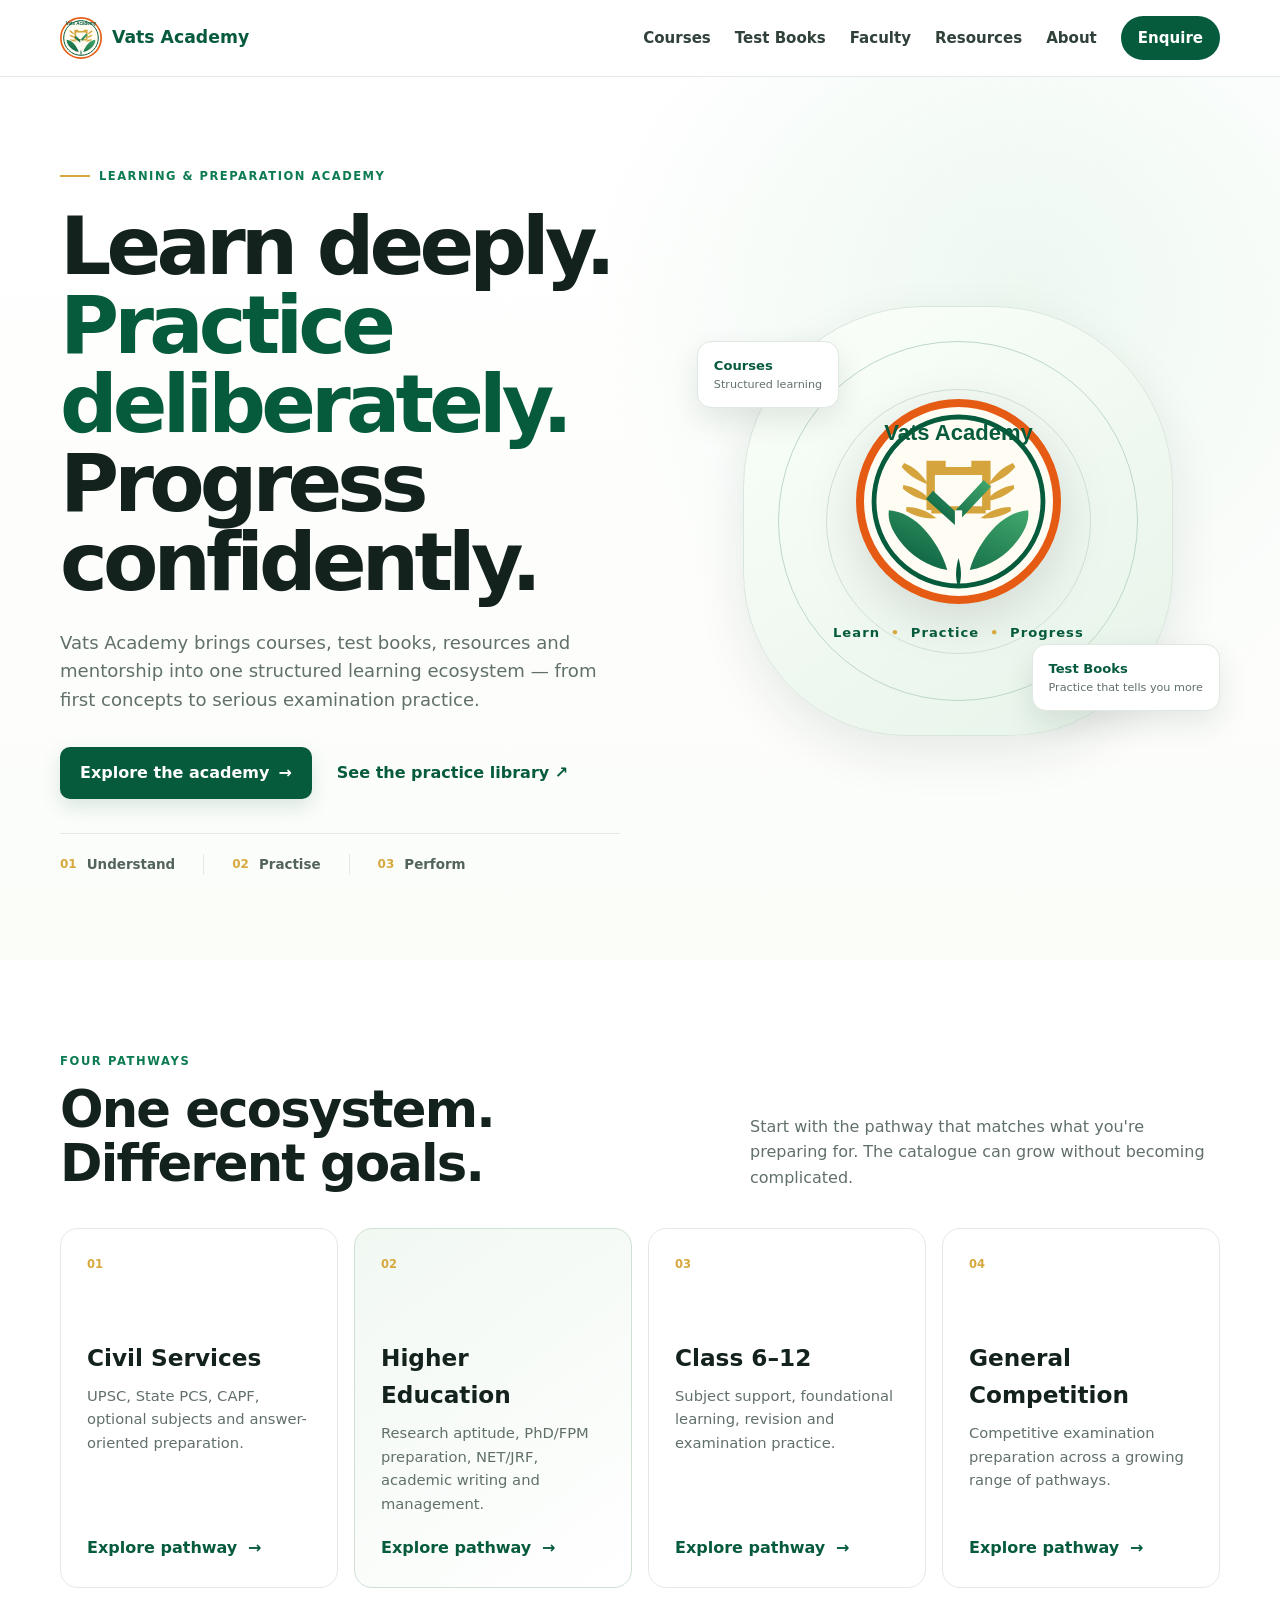
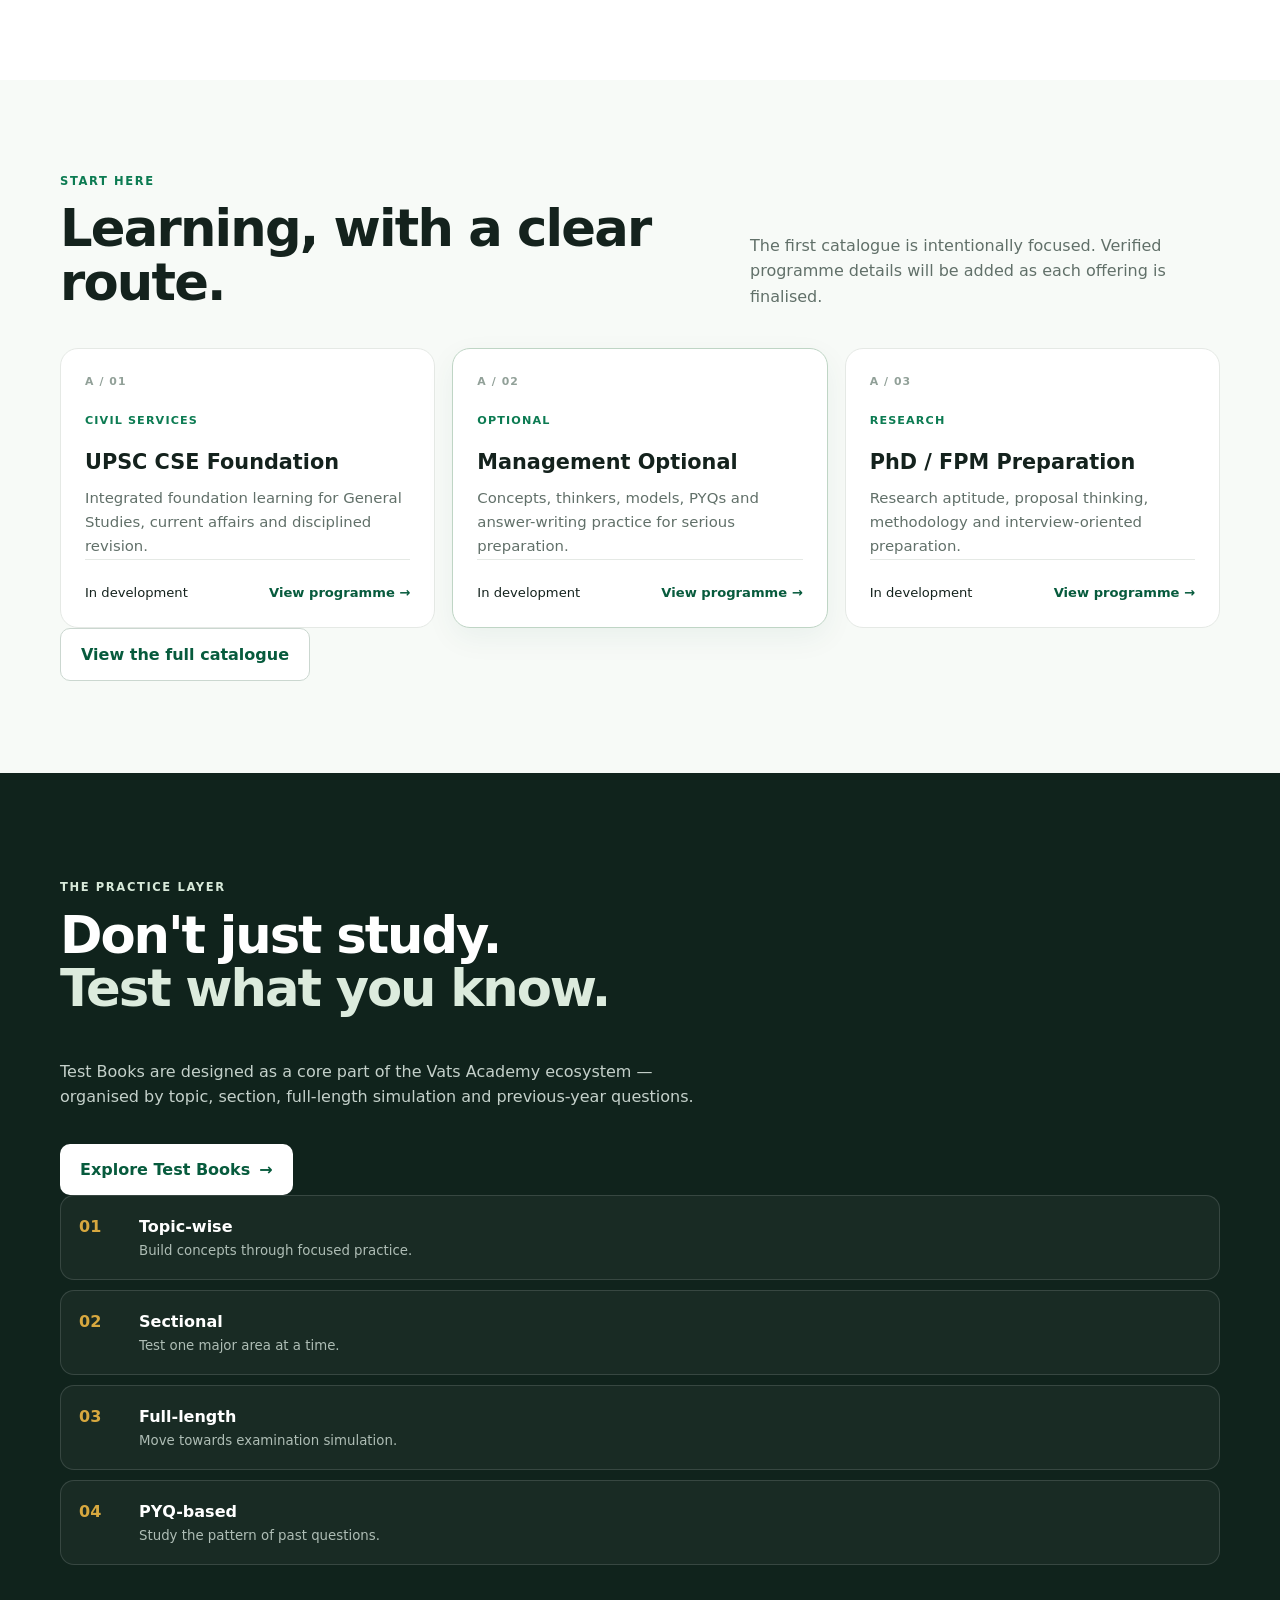
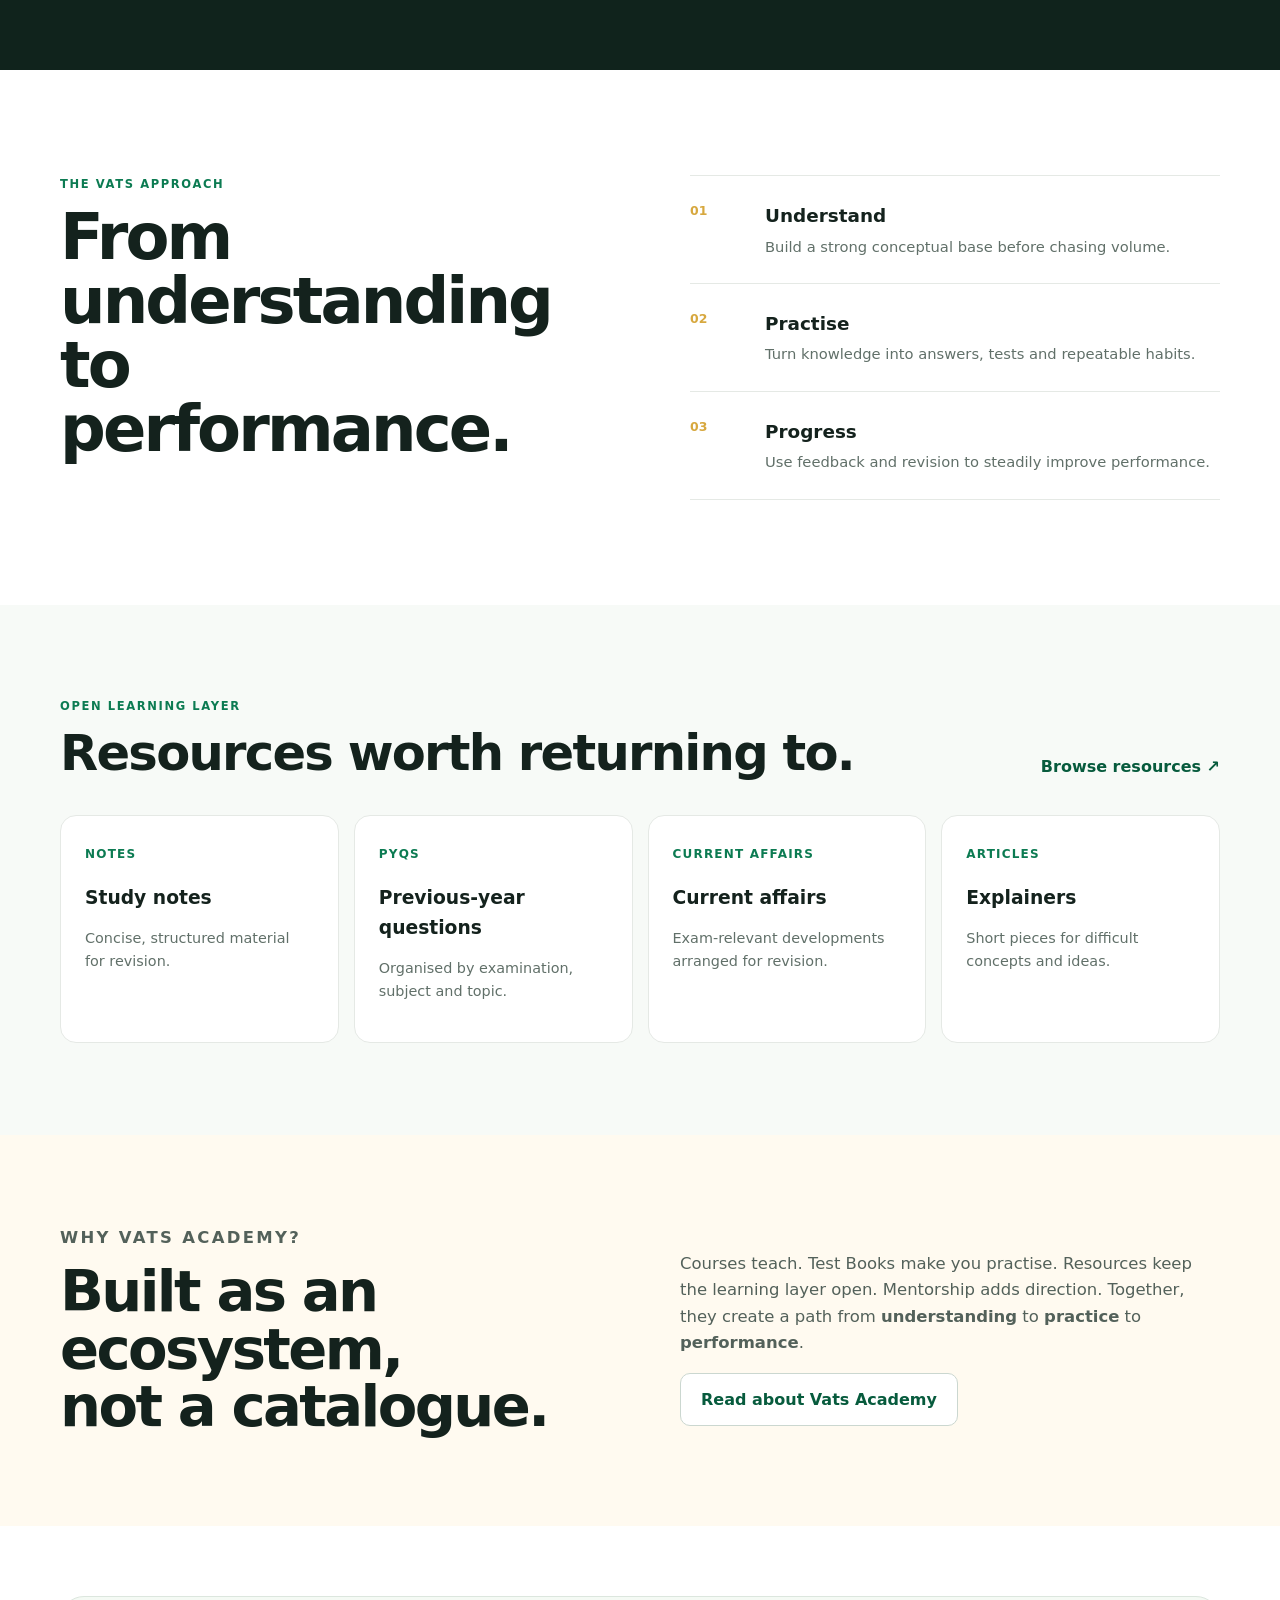
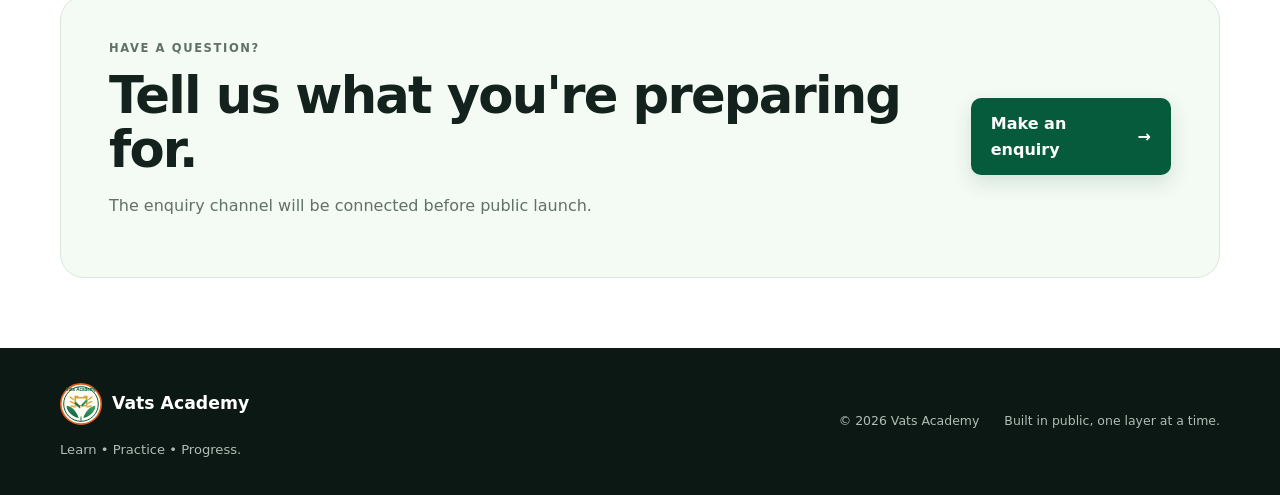
<file: index.html>
<!doctype html>
<html lang="en">
<head><meta charset="utf-8"><meta name="viewport" content="width=device-width, initial-scale=1"><meta name="description" content="Vats Academy — structured learning, practice and resources for civil services, higher education, school and competitive examinations."><title>Vats Academy | Learn • Practice • Progress</title><link rel="icon" href="assets/logo.svg" type="image/svg+xml"><link rel="stylesheet" href="css/styles.css"></head>
<body>
<header class="site-header"><div class="container nav-wrap"><a class="brand" href="index.html" aria-label="Vats Academy home"><img src="assets/logo.svg" alt="Vats Academy logo"><span>Vats Academy</span></a><button class="menu-btn" aria-label="Open navigation" aria-expanded="false">☰</button><nav class="nav" aria-label="Primary navigation"><a href="courses.html">Courses</a><a href="tests.html">Test Books</a><a href="faculty.html">Faculty</a><a href="resources.html">Resources</a><a href="about.html">About</a><a class="nav-cta" href="contact.html">Enquire</a></nav></div></header>
<main>
<section class="hero hero-home"><div class="container hero-grid"><div class="hero-copy-block"><div class="hero-kicker"><span></span> Learning & preparation academy</div><h1>Learn deeply.<br><em>Practice deliberately.</em><br>Progress confidently.</h1><p class="hero-copy">Vats Academy brings courses, test books, resources and mentorship into one structured learning ecosystem — from first concepts to serious examination practice.</p><div class="hero-actions"><a class="btn primary" href="courses.html">Explore the academy <span>→</span></a><a class="text-link" href="tests.html">See the practice library ↗</a></div><div class="hero-proof"><div><strong>01</strong><span>Understand</span></div><div><strong>02</strong><span>Practise</span></div><div><strong>03</strong><span>Perform</span></div></div></div><div class="hero-visual"><div class="hero-card"><div class="hero-ring ring-one"></div><div class="hero-ring ring-two"></div><img src="assets/logo.svg" alt="" class="hero-logo"><div class="hero-motto">Learn <span>•</span> Practice <span>•</span> Progress</div></div><div class="floating-note note-one"><strong>Courses</strong><span>Structured learning</span></div><div class="floating-note note-two"><strong>Test Books</strong><span>Practice that tells you more</span></div></div></div></section>
<section class="section pathway-section"><div class="container"><div class="section-head editorial-head"><div><p class="eyebrow">Four pathways</p><h2>One ecosystem.<br>Different goals.</h2></div><p>Start with the pathway that matches what you're preparing for. The catalogue can grow without becoming complicated.</p></div><div class="path-grid path-grid-home"><article class="path-card"><span class="path-no">01</span><h3>Civil Services</h3><p>UPSC, State PCS, CAPF, optional subjects and answer-oriented preparation.</p><a href="courses.html">Explore pathway <span>→</span></a></article><article class="path-card featured-path"><span class="path-no">02</span><h3>Higher Education</h3><p>Research aptitude, PhD/FPM preparation, NET/JRF, academic writing and management.</p><a href="courses.html">Explore pathway <span>→</span></a></article><article class="path-card"><span class="path-no">03</span><h3>Class 6–12</h3><p>Subject support, foundational learning, revision and examination practice.</p><a href="courses.html">Explore pathway <span>→</span></a></article><article class="path-card"><span class="path-no">04</span><h3>General Competition</h3><p>Competitive examination preparation across a growing range of pathways.</p><a href="courses.html">Explore pathway <span>→</span></a></article></div></div></section>
<section class="section alt catalogue-section"><div class="container"><div class="section-head"><div><p class="eyebrow">Start here</p><h2>Learning, with a clear route.</h2></div><p>The first catalogue is intentionally focused. Verified programme details will be added as each offering is finalised.</p></div><div class="course-grid home-courses"><article class="course-card"><div class="course-index">A / 01</div><span class="tag">Civil Services</span><h3>UPSC CSE Foundation</h3><p>Integrated foundation learning for General Studies, current affairs and disciplined revision.</p><div class="card-foot"><span>In development</span><a href="course.html">View programme →</a></div></article><article class="course-card course-featured"><div class="course-index">A / 02</div><span class="tag">Optional</span><h3>Management Optional</h3><p>Concepts, thinkers, models, PYQs and answer-writing practice for serious preparation.</p><div class="card-foot"><span>In development</span><a href="course.html">View programme →</a></div></article><article class="course-card"><div class="course-index">A / 03</div><span class="tag">Research</span><h3>PhD / FPM Preparation</h3><p>Research aptitude, proposal thinking, methodology and interview-oriented preparation.</p><div class="card-foot"><span>In development</span><a href="course.html">View programme →</a></div></article></div><div class="center-action"><a class="btn secondary" href="courses.html">View the full catalogue</a></div></div></section>
<section class="section dark-section practice-section"><div class="container test-grid"><div><p class="eyebrow light">The practice layer</p><h2>Don't just study.<br><span>Test what you know.</span></h2><p>Test Books are designed as a core part of the Vats Academy ecosystem — organised by topic, section, full-length simulation and previous-year questions.</p><a class="btn light-btn" href="tests.html">Explore Test Books <span>→</span></a></div><div class="test-stack"><div><strong>01</strong><span>Topic-wise</span><small>Build concepts through focused practice.</small></div><div><strong>02</strong><span>Sectional</span><small>Test one major area at a time.</small></div><div><strong>03</strong><span>Full-length</span><small>Move towards examination simulation.</small></div><div><strong>04</strong><span>PYQ-based</span><small>Study the pattern of past questions.</small></div></div></div></section>
<section class="section philosophy-section"><div class="container philosophy-grid"><div><p class="eyebrow">The Vats approach</p><h2>From understanding<br>to performance.</h2></div><div class="philosophy-list"><div><span>01</span><div><h3>Understand</h3><p>Build a strong conceptual base before chasing volume.</p></div></div><div><span>02</span><div><h3>Practise</h3><p>Turn knowledge into answers, tests and repeatable habits.</p></div></div><div><span>03</span><div><h3>Progress</h3><p>Use feedback and revision to steadily improve performance.</p></div></div></div></div></section>
<section class="section resource-strip"><div class="container"><div class="resource-strip-top"><div><p class="eyebrow">Open learning layer</p><h2>Resources worth returning to.</h2></div><a class="text-link" href="resources.html">Browse resources ↗</a></div><div class="resource-grid"><article><span>Notes</span><h3>Study notes</h3><p>Concise, structured material for revision.</p></article><article><span>PYQs</span><h3>Previous-year questions</h3><p>Organised by examination, subject and topic.</p></article><article><span>Current Affairs</span><h3>Current affairs</h3><p>Exam-relevant developments arranged for revision.</p></article><article><span>Articles</span><h3>Explainers</h3><p>Short pieces for difficult concepts and ideas.</p></article></div></div></section>
<section class="section about-home"><div class="container about-home-box"><div><p class="eyebrow">Why Vats Academy?</p><h2>Built as an ecosystem,<br>not a catalogue.</h2></div><div><p>Courses teach. Test Books make you practise. Resources keep the learning layer open. Mentorship adds direction. Together, they create a path from <strong>understanding</strong> to <strong>practice</strong> to <strong>performance</strong>.</p><a class="btn secondary" href="about.html">Read about Vats Academy</a></div></div></section>
<section class="section enquire"><div class="container enquire-box"><div><p class="eyebrow">Have a question?</p><h2>Tell us what you're preparing for.</h2><p>The enquiry channel will be connected before public launch.</p></div><a class="btn primary" href="contact.html">Make an enquiry <span>→</span></a></div></section>
</main>
<footer><div class="container footer-wrap"><div><a class="brand" href="index.html"><img src="assets/logo.svg" alt=""><span>Vats Academy</span></a><p>Learn • Practice • Progress.</p></div><div><span>© 2026 Vats Academy</span><span>Built in public, one layer at a time.</span></div></div></footer><script src="js/app.js"></script></body></html>
</file>
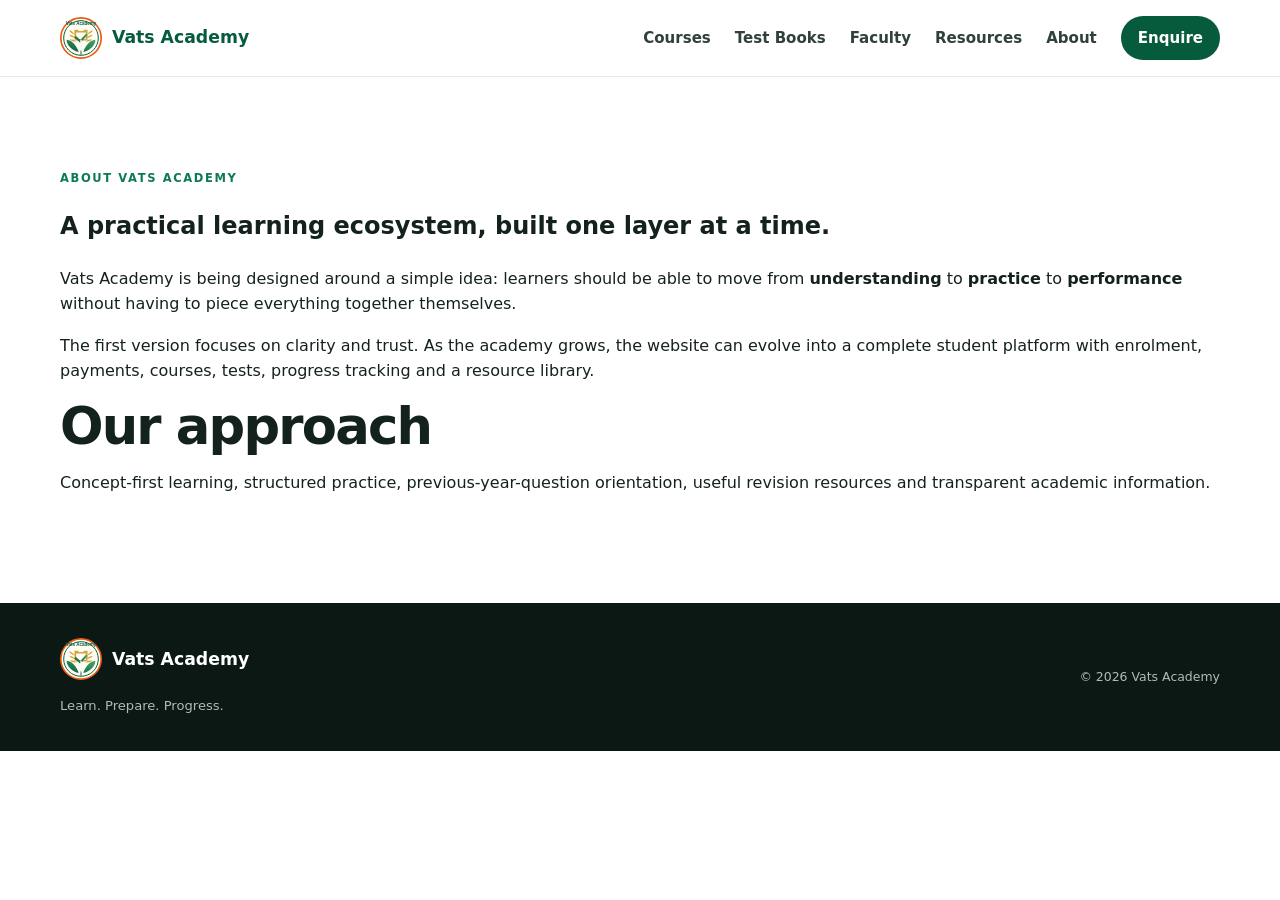
<file: about.html>
<!doctype html><html lang="en"><head><meta charset="utf-8"><meta name="viewport" content="width=device-width,initial-scale=1"><meta name="description" content="About Vats Academy."><title>About | Vats Academy</title><link rel="icon" href="assets/logo.svg"><link rel="stylesheet" href="css/styles.css"></head><body><header class="site-header"><div class="container nav-wrap"><a class="brand" href="index.html"><img src="assets/logo.svg" alt="Vats Academy logo"><span>Vats Academy</span></a><nav class="nav" style="display:flex"><a href="courses.html">Courses</a><a href="tests.html">Test Books</a><a href="faculty.html">Faculty</a><a href="resources.html">Resources</a><a href="about.html">About</a><a class="nav-cta" href="contact.html">Enquire</a></nav></div></header><main><section class="section about"><div class="container about-grid"><div><p class="eyebrow">About Vats Academy</p><h1>A practical learning ecosystem, built one layer at a time.</h1></div><div><p>Vats Academy is being designed around a simple idea: learners should be able to move from <strong>understanding</strong> to <strong>practice</strong> to <strong>performance</strong> without having to piece everything together themselves.</p><p>The first version focuses on clarity and trust. As the academy grows, the website can evolve into a complete student platform with enrolment, payments, courses, tests, progress tracking and a resource library.</p><h2>Our approach</h2><p>Concept-first learning, structured practice, previous-year-question orientation, useful revision resources and transparent academic information.</p></div></div></section></main><footer><div class="container footer-wrap"><div><a class="brand" href="index.html"><img src="assets/logo.svg" alt=""><span>Vats Academy</span></a><p>Learn. Prepare. Progress.</p></div><div><span>© 2026 Vats Academy</span></div></div></footer></body></html>
</file>
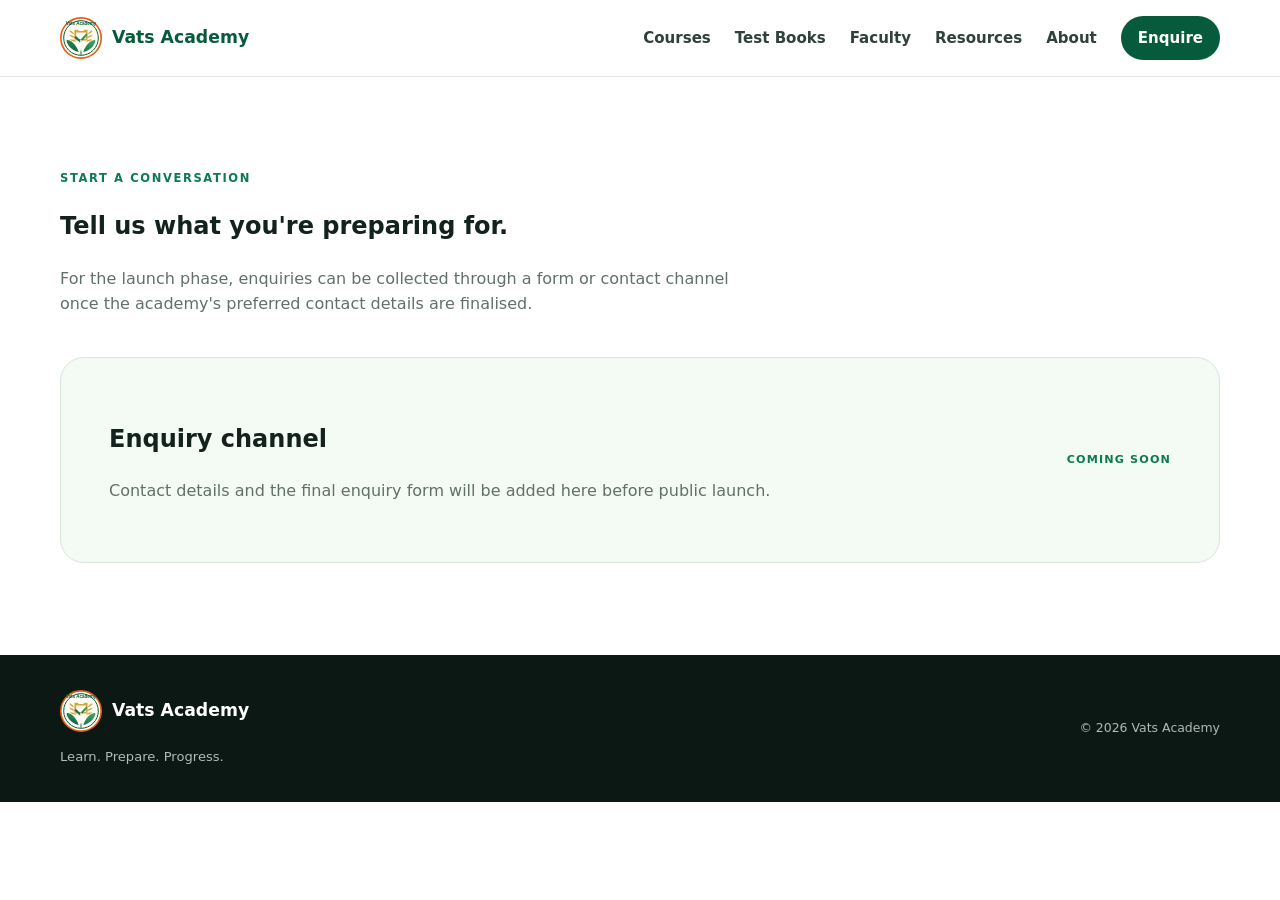
<file: contact.html>
<!doctype html><html lang="en"><head><meta charset="utf-8"><meta name="viewport" content="width=device-width,initial-scale=1"><meta name="description" content="Contact Vats Academy."><title>Contact | Vats Academy</title><link rel="icon" href="assets/logo.svg"><link rel="stylesheet" href="css/styles.css"></head><body><header class="site-header"><div class="container nav-wrap"><a class="brand" href="index.html"><img src="assets/logo.svg" alt="Vats Academy logo"><span>Vats Academy</span></a><nav class="nav" style="display:flex"><a href="courses.html">Courses</a><a href="tests.html">Test Books</a><a href="faculty.html">Faculty</a><a href="resources.html">Resources</a><a href="about.html">About</a><a class="nav-cta" href="contact.html">Enquire</a></nav></div></header><main><section class="section"><div class="container"><p class="eyebrow">Start a conversation</p><h1>Tell us what you're preparing for.</h1><p style="max-width:700px;color:var(--muted)">For the launch phase, enquiries can be collected through a form or contact channel once the academy's preferred contact details are finalised.</p><div class="enquire-box" style="margin-top:40px"><div><h2>Enquiry channel</h2><p>Contact details and the final enquiry form will be added here before public launch.</p></div><span class="tag">Coming soon</span></div></div></section></main><footer><div class="container footer-wrap"><div><a class="brand" href="index.html"><img src="assets/logo.svg" alt=""><span>Vats Academy</span></a><p>Learn. Prepare. Progress.</p></div><div><span>© 2026 Vats Academy</span></div></div></footer></body></html>
</file>
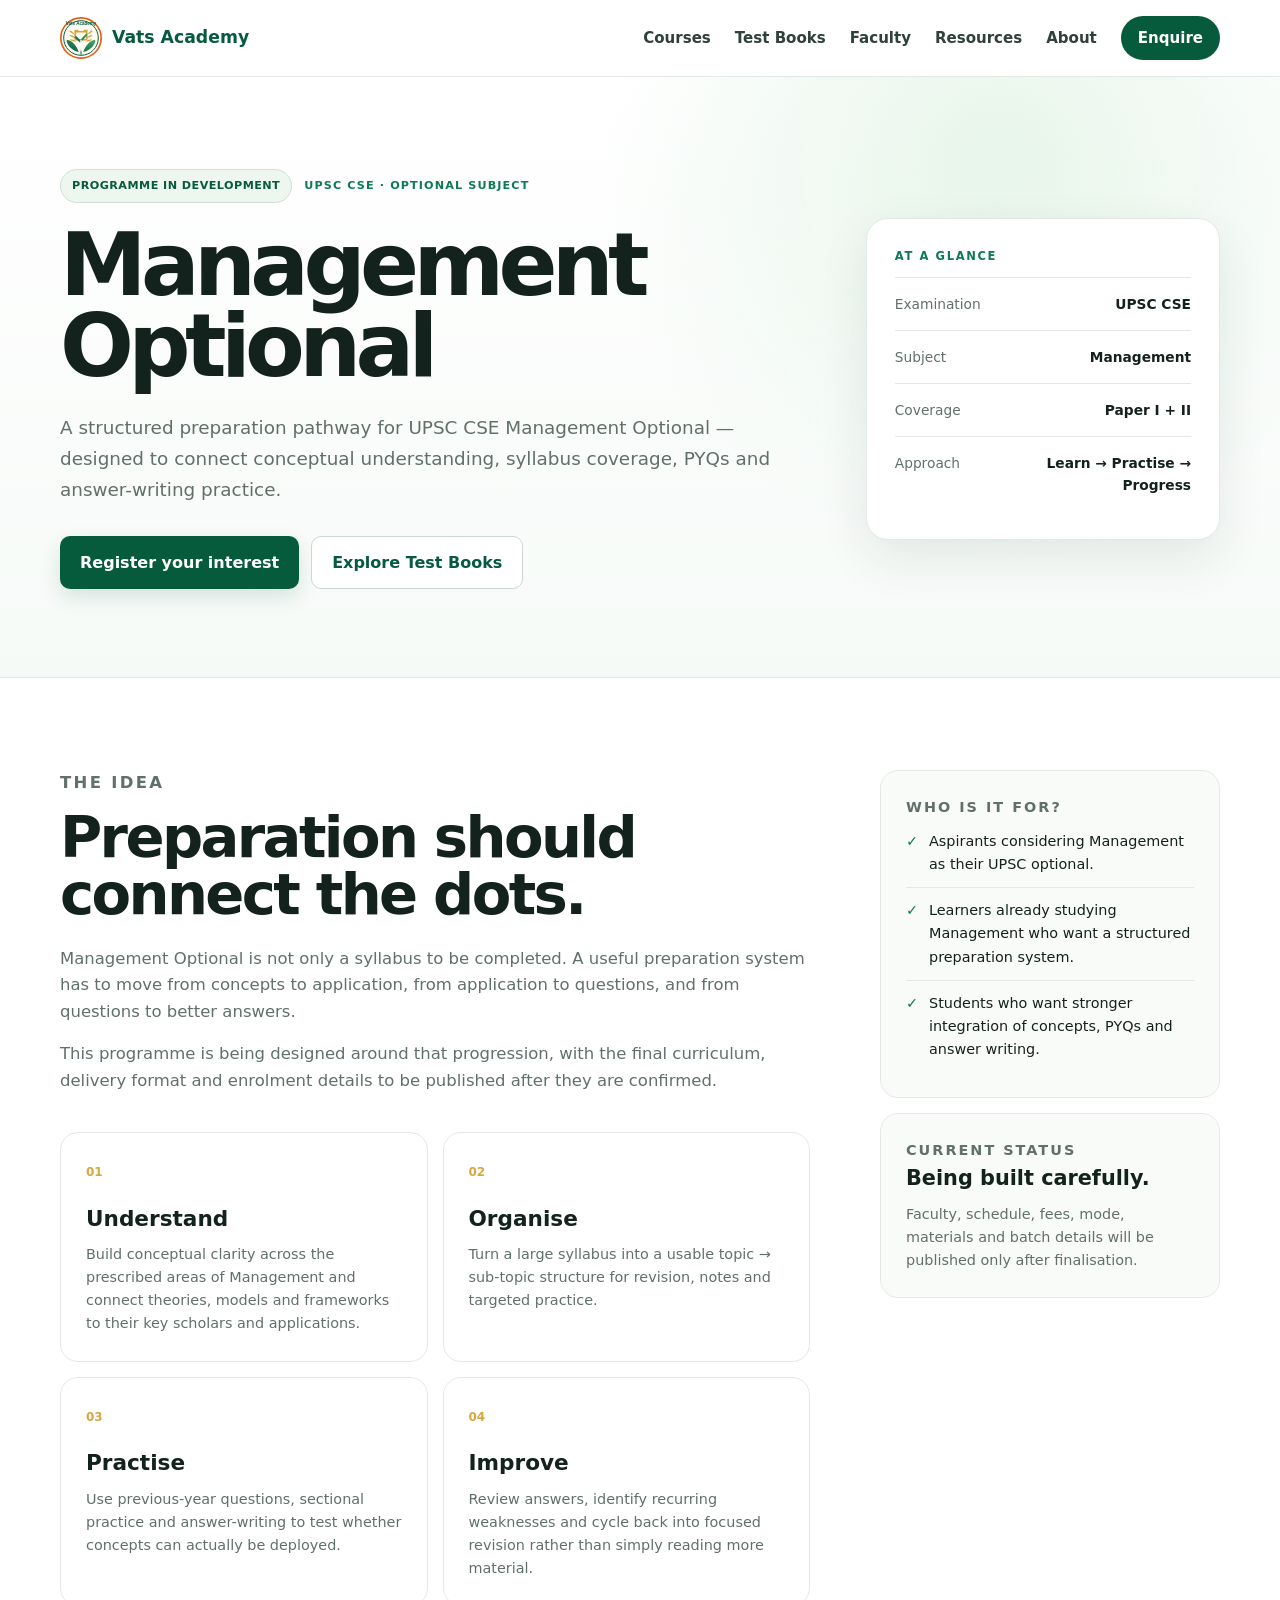
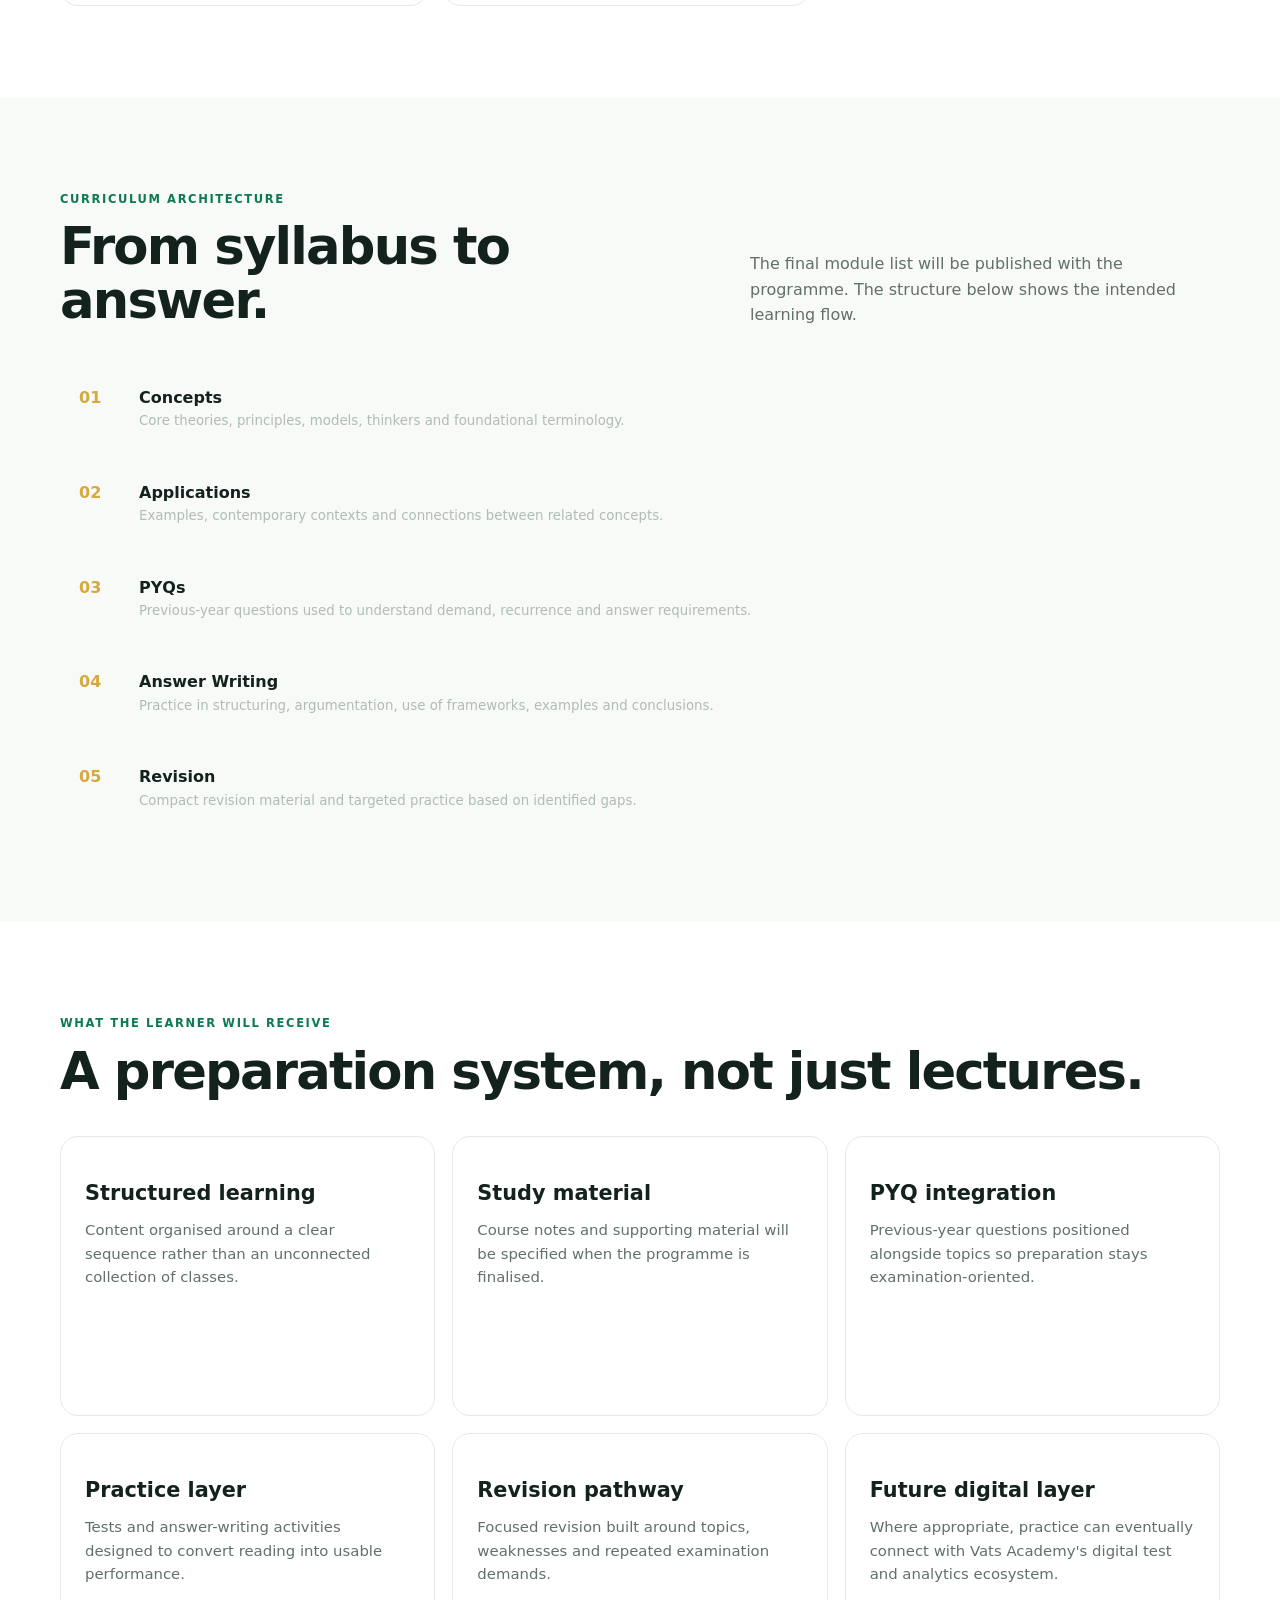
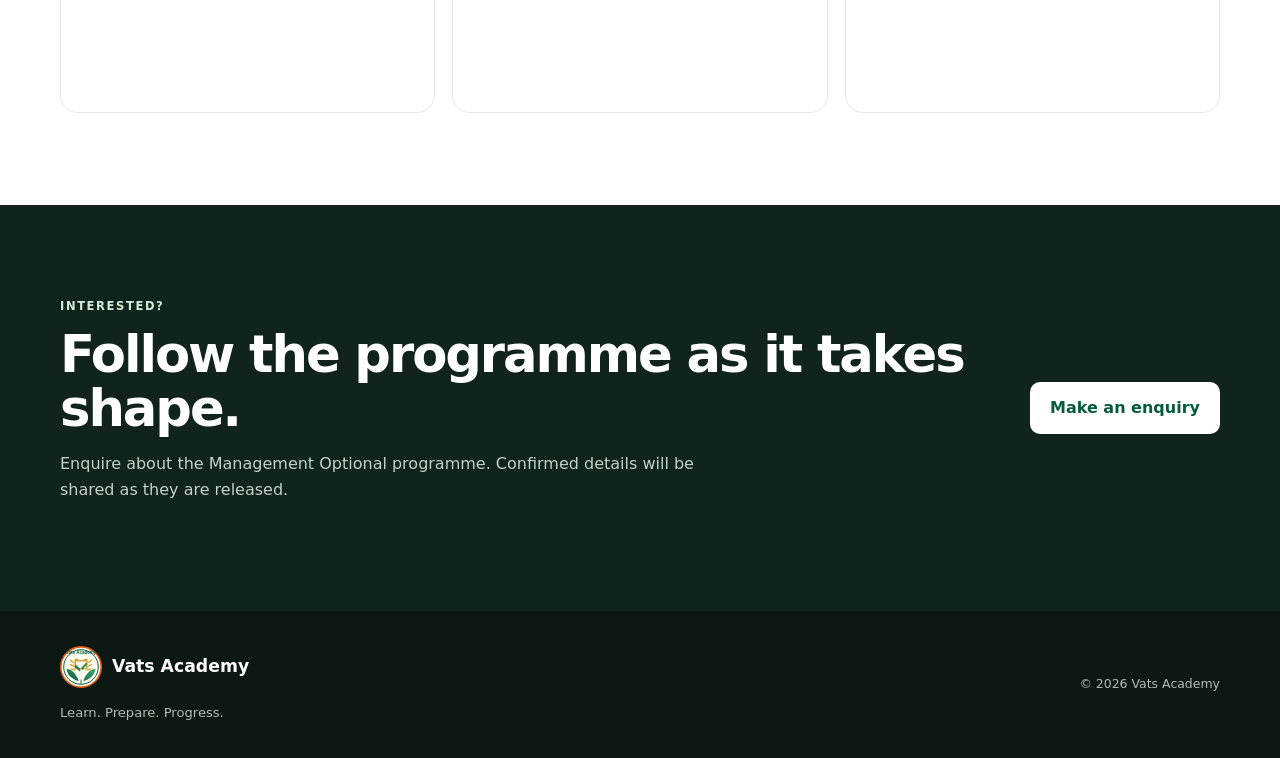
<file: course.html>
<!doctype html>
<html lang="en">
<head>
<meta charset="utf-8">
<meta name="viewport" content="width=device-width,initial-scale=1">
<meta name="description" content="UPSC Management Optional course at Vats Academy.">
<title>UPSC Management Optional | Vats Academy</title>
<link rel="icon" href="assets/logo.svg">
<link rel="stylesheet" href="css/styles.css">
</head>
<body>
<header class="site-header"><div class="container nav-wrap">
<a class="brand" href="index.html"><img src="assets/logo.svg" alt="Vats Academy logo"><span>Vats Academy</span></a>
<nav class="nav" style="display:flex"><a href="courses.html">Courses</a><a href="tests.html">Test Books</a><a href="faculty.html">Faculty</a><a href="resources.html">Resources</a><a href="about.html">About</a><a class="nav-cta" href="contact.html">Enquire</a></nav>
</div></header>

<main>
<section class="product-hero">
<div class="container product-hero-grid">
<div>
<div class="product-kicker"><span class="status-pill">Programme in development</span><span>UPSC CSE · Optional Subject</span></div>
<h1>Management Optional</h1>
<p class="product-lead">A structured preparation pathway for UPSC CSE Management Optional — designed to connect conceptual understanding, syllabus coverage, PYQs and answer-writing practice.</p>
<div class="product-actions"><a class="btn btn-primary" href="contact.html">Register your interest</a><a class="btn btn-ghost" href="tests.html">Explore Test Books</a></div>
</div>
<aside class="product-summary">
<p class="eyebrow">At a glance</p>
<div class="summary-row"><span>Examination</span><strong>UPSC CSE</strong></div>
<div class="summary-row"><span>Subject</span><strong>Management</strong></div>
<div class="summary-row"><span>Coverage</span><strong>Paper I + II</strong></div>
<div class="summary-row"><span>Approach</span><strong>Learn → Practise → Progress</strong></div>
</aside>
</div>
</section>

<section class="section"><div class="container product-layout">
<div class="product-main">
<p class="eyebrow">The idea</p><h2>Preparation should connect the dots.</h2>
<p>Management Optional is not only a syllabus to be completed. A useful preparation system has to move from concepts to application, from application to questions, and from questions to better answers.</p>
<p>This programme is being designed around that progression, with the final curriculum, delivery format and enrolment details to be published after they are confirmed.</p>

<div class="feature-grid">
<article class="product-panel"><span class="panel-number">01</span><h3>Understand</h3><p>Build conceptual clarity across the prescribed areas of Management and connect theories, models and frameworks to their key scholars and applications.</p></article>
<article class="product-panel"><span class="panel-number">02</span><h3>Organise</h3><p>Turn a large syllabus into a usable topic → sub-topic structure for revision, notes and targeted practice.</p></article>
<article class="product-panel"><span class="panel-number">03</span><h3>Practise</h3><p>Use previous-year questions, sectional practice and answer-writing to test whether concepts can actually be deployed.</p></article>
<article class="product-panel"><span class="panel-number">04</span><h3>Improve</h3><p>Review answers, identify recurring weaknesses and cycle back into focused revision rather than simply reading more material.</p></article>
</div>
</div>
<aside class="product-side">
<div class="side-card"><p class="eyebrow">Who is it for?</p><ul class="check-list"><li>Aspirants considering Management as their UPSC optional.</li><li>Learners already studying Management who want a structured preparation system.</li><li>Students who want stronger integration of concepts, PYQs and answer writing.</li></ul></div>
<div class="side-card"><p class="eyebrow">Current status</p><h3>Being built carefully.</h3><p>Faculty, schedule, fees, mode, materials and batch details will be published only after finalisation.</p></div>
</aside>
</div></section>

<section class="section alt"><div class="container">
<div class="section-head"><div><p class="eyebrow">Curriculum architecture</p><h2>From syllabus to answer.</h2></div><p>The final module list will be published with the programme. The structure below shows the intended learning flow.</p></div>
<div class="test-stack">
<div><strong>01</strong><span>Concepts</span><small>Core theories, principles, models, thinkers and foundational terminology.</small></div>
<div><strong>02</strong><span>Applications</span><small>Examples, contemporary contexts and connections between related concepts.</small></div>
<div><strong>03</strong><span>PYQs</span><small>Previous-year questions used to understand demand, recurrence and answer requirements.</small></div>
<div><strong>04</strong><span>Answer Writing</span><small>Practice in structuring, argumentation, use of frameworks, examples and conclusions.</small></div>
<div><strong>05</strong><span>Revision</span><small>Compact revision material and targeted practice based on identified gaps.</small></div>
</div>
</div></section>

<section class="section"><div class="container">
<div class="section-head"><div><p class="eyebrow">What the learner will receive</p><h2>A preparation system, not just lectures.</h2></div></div>
<div class="course-grid">
<article class="course-card"><h3>Structured learning</h3><p>Content organised around a clear sequence rather than an unconnected collection of classes.</p></article>
<article class="course-card"><h3>Study material</h3><p>Course notes and supporting material will be specified when the programme is finalised.</p></article>
<article class="course-card"><h3>PYQ integration</h3><p>Previous-year questions positioned alongside topics so preparation stays examination-oriented.</p></article>
<article class="course-card"><h3>Practice layer</h3><p>Tests and answer-writing activities designed to convert reading into usable performance.</p></article>
<article class="course-card"><h3>Revision pathway</h3><p>Focused revision built around topics, weaknesses and repeated examination demands.</p></article>
<article class="course-card"><h3>Future digital layer</h3><p>Where appropriate, practice can eventually connect with Vats Academy's digital test and analytics ecosystem.</p></article>
</div>
</div></section>

<section class="section dark-section"><div class="container cta-band">
<div><p class="eyebrow light">Interested?</p><h2>Follow the programme as it takes shape.</h2><p>Enquire about the Management Optional programme. Confirmed details will be shared as they are released.</p></div>
<a class="btn btn-light" href="contact.html">Make an enquiry</a>
</div></section>
</main>
<footer><div class="container footer-wrap"><div><a class="brand" href="index.html"><img src="assets/logo.svg" alt=""><span>Vats Academy</span></a><p>Learn. Prepare. Progress.</p></div><div><span>© 2026 Vats Academy</span></div></div></footer>
<script src="js/app.js"></script>
</body></html>
</file>
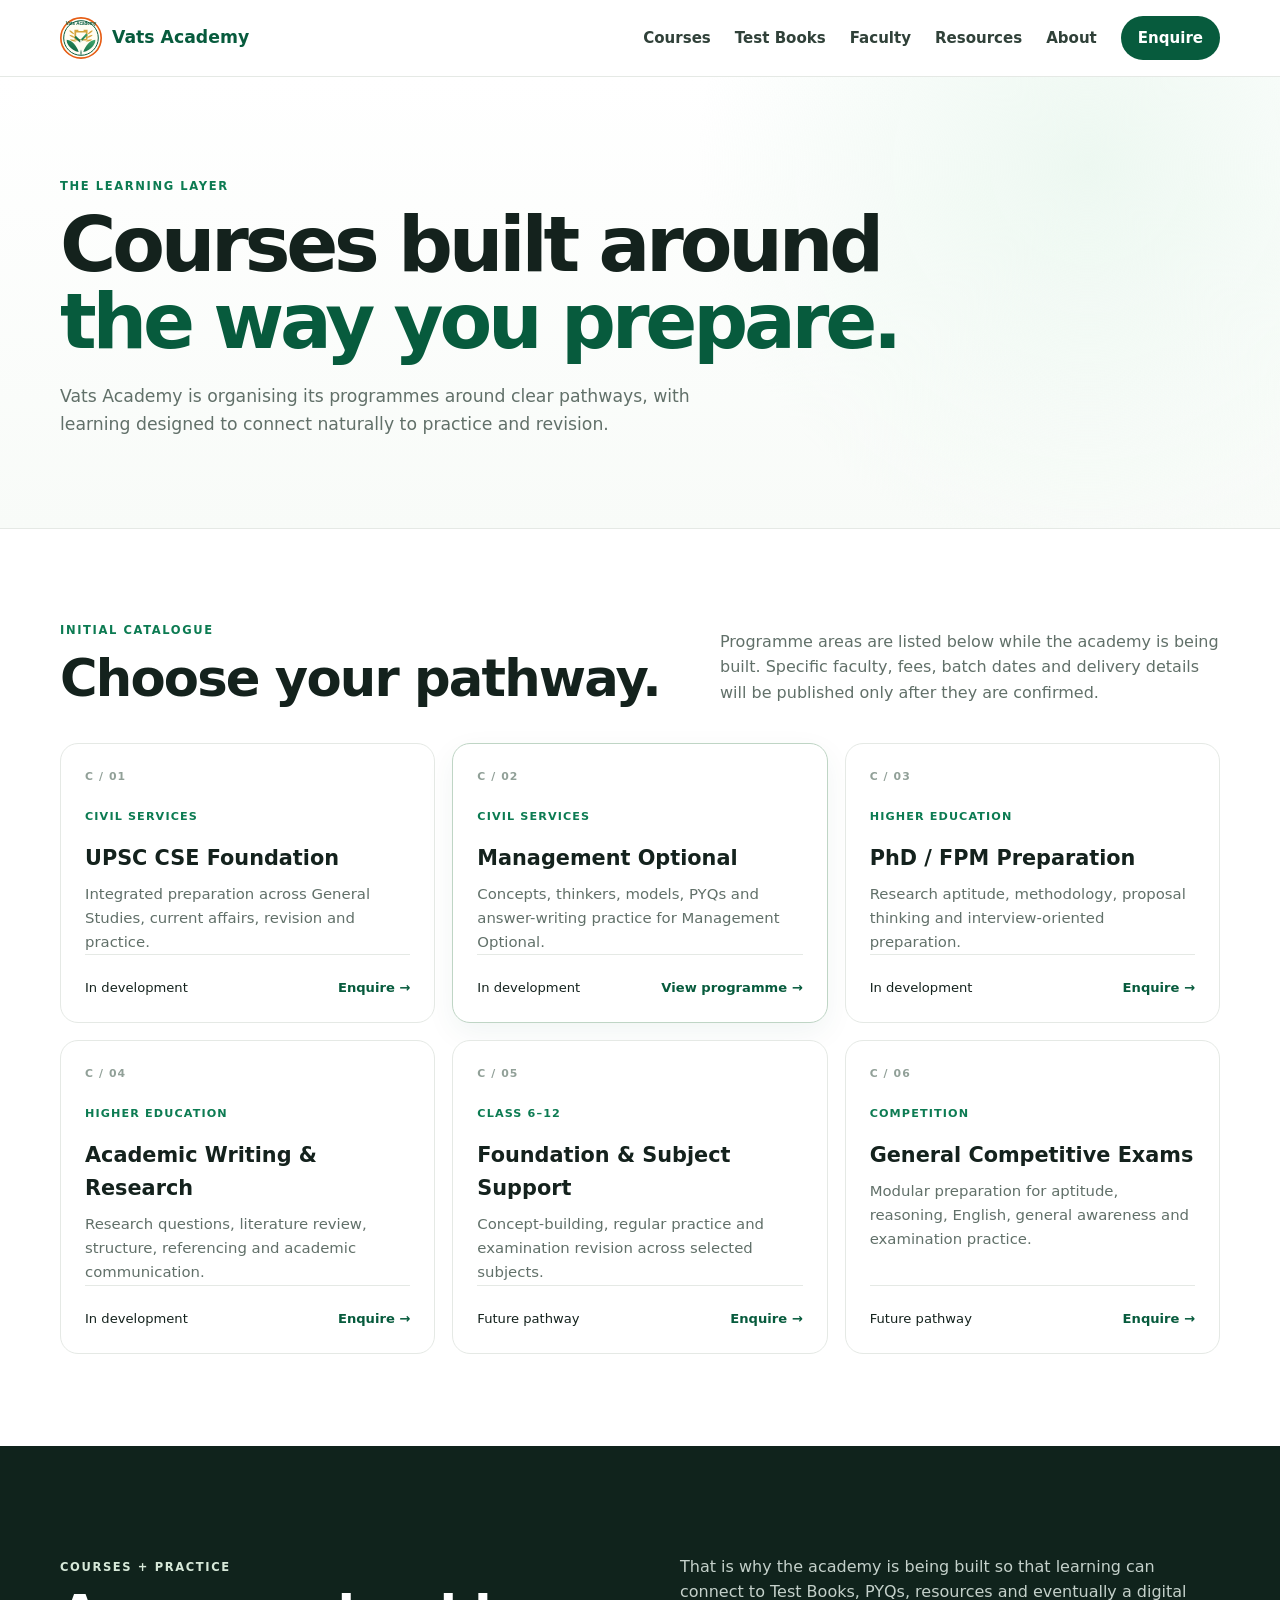
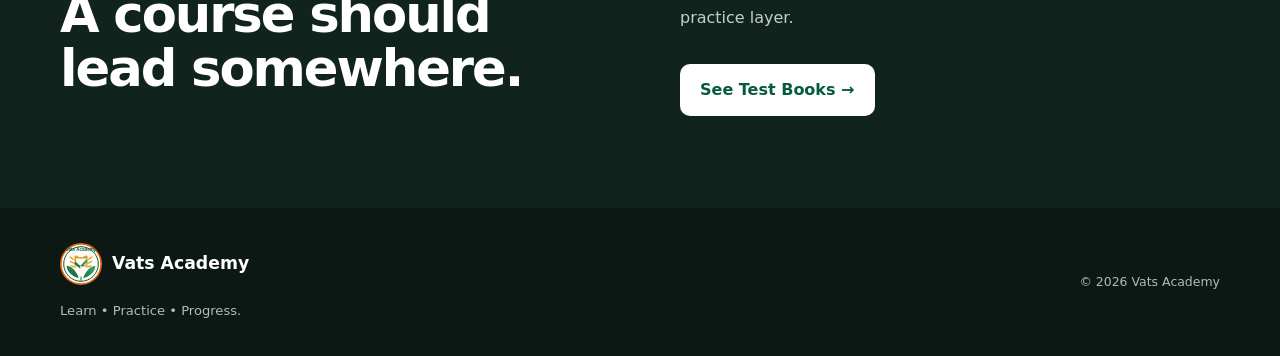
<file: courses.html>
<!doctype html><html lang="en"><head><meta charset="utf-8"><meta name="viewport" content="width=device-width,initial-scale=1"><meta name="description" content="Explore the Vats Academy course catalogue across civil services, higher education, school and competitive examinations."><title>Courses | Vats Academy</title><link rel="icon" href="assets/logo.svg"><link rel="stylesheet" href="css/styles.css"></head><body><header class="site-header"><div class="container nav-wrap"><a class="brand" href="index.html"><img src="assets/logo.svg" alt="Vats Academy logo"><span>Vats Academy</span></a><button class="menu-btn" aria-label="Open navigation" aria-expanded="false">☰</button><nav class="nav" aria-label="Primary navigation"><a href="courses.html">Courses</a><a href="tests.html">Test Books</a><a href="faculty.html">Faculty</a><a href="resources.html">Resources</a><a href="about.html">About</a><a class="nav-cta" href="contact.html">Enquire</a></nav></div></header><main><section class="page-hero"><div class="container"><p class="eyebrow">The learning layer</p><h1>Courses built around<br><span>the way you prepare.</span></h1><p>Vats Academy is organising its programmes around clear pathways, with learning designed to connect naturally to practice and revision.</p></div></section><section class="section catalogue-section"><div class="container"><div class="catalogue-intro"><div><p class="eyebrow">Initial catalogue</p><h2>Choose your pathway.</h2></div><p>Programme areas are listed below while the academy is being built. Specific faculty, fees, batch dates and delivery details will be published only after they are confirmed.</p></div><div class="course-grid course-page-grid"><article class="course-card"><div class="course-index">C / 01</div><span class="tag">Civil Services</span><h3>UPSC CSE Foundation</h3><p>Integrated preparation across General Studies, current affairs, revision and practice.</p><div class="card-foot"><span>In development</span><a href="contact.html">Enquire →</a></div></article><article class="course-card course-featured"><div class="course-index">C / 02</div><span class="tag">Civil Services</span><h3>Management Optional</h3><p>Concepts, thinkers, models, PYQs and answer-writing practice for Management Optional.</p><div class="card-foot"><span>In development</span><a href="course.html">View programme →</a></div></article><article class="course-card"><div class="course-index">C / 03</div><span class="tag">Higher Education</span><h3>PhD / FPM Preparation</h3><p>Research aptitude, methodology, proposal thinking and interview-oriented preparation.</p><div class="card-foot"><span>In development</span><a href="contact.html">Enquire →</a></div></article><article class="course-card"><div class="course-index">C / 04</div><span class="tag">Higher Education</span><h3>Academic Writing & Research</h3><p>Research questions, literature review, structure, referencing and academic communication.</p><div class="card-foot"><span>In development</span><a href="contact.html">Enquire →</a></div></article><article class="course-card"><div class="course-index">C / 05</div><span class="tag">Class 6–12</span><h3>Foundation & Subject Support</h3><p>Concept-building, regular practice and examination revision across selected subjects.</p><div class="card-foot"><span>Future pathway</span><a href="contact.html">Enquire →</a></div></article><article class="course-card"><div class="course-index">C / 06</div><span class="tag">Competition</span><h3>General Competitive Exams</h3><p>Modular preparation for aptitude, reasoning, English, general awareness and examination practice.</p><div class="card-foot"><span>Future pathway</span><a href="contact.html">Enquire →</a></div></article></div></div></section><section class="section dark-section"><div class="container split-banner"><div><p class="eyebrow light">Courses + practice</p><h2>A course should lead somewhere.</h2></div><div><p>That is why the academy is being built so that learning can connect to Test Books, PYQs, resources and eventually a digital practice layer.</p><a class="btn light-btn" href="tests.html">See Test Books →</a></div></div></section></main><footer><div class="container footer-wrap"><div><a class="brand" href="index.html"><img src="assets/logo.svg" alt=""><span>Vats Academy</span></a><p>Learn • Practice • Progress.</p></div><div><span>© 2026 Vats Academy</span></div></div></footer><script src="js/app.js"></script></body></html>
</file>
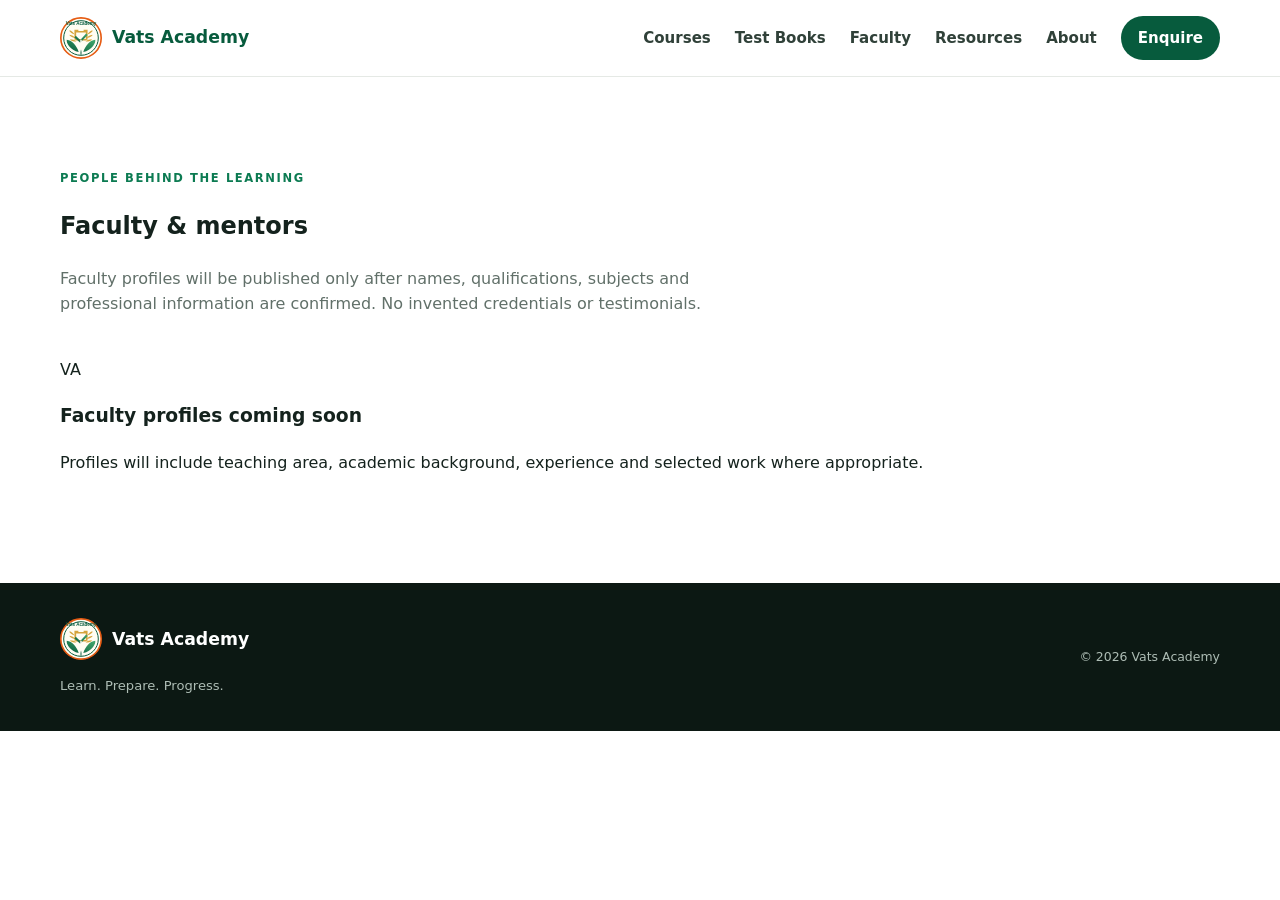
<file: faculty.html>
<!doctype html><html lang="en"><head><meta charset="utf-8"><meta name="viewport" content="width=device-width,initial-scale=1"><meta name="description" content="Vats Academy faculty and mentors."><title>Faculty | Vats Academy</title><link rel="icon" href="assets/logo.svg"><link rel="stylesheet" href="css/styles.css"></head><body><header class="site-header"><div class="container nav-wrap"><a class="brand" href="index.html"><img src="assets/logo.svg" alt="Vats Academy logo"><span>Vats Academy</span></a><nav class="nav" style="display:flex"><a href="courses.html">Courses</a><a href="tests.html">Test Books</a><a href="faculty.html">Faculty</a><a href="resources.html">Resources</a><a href="about.html">About</a><a class="nav-cta" href="contact.html">Enquire</a></nav></div></header><main><section class="section"><div class="container"><p class="eyebrow">People behind the learning</p><h1>Faculty & mentors</h1><p style="max-width:700px;color:var(--muted)">Faculty profiles will be published only after names, qualifications, subjects and professional information are confirmed. No invented credentials or testimonials.</p><div class="faculty-placeholder" style="margin-top:40px"><div class="avatar">VA</div><div><h3>Faculty profiles coming soon</h3><p>Profiles will include teaching area, academic background, experience and selected work where appropriate.</p></div></div></div></section></main><footer><div class="container footer-wrap"><div><a class="brand" href="index.html"><img src="assets/logo.svg" alt=""><span>Vats Academy</span></a><p>Learn. Prepare. Progress.</p></div><div><span>© 2026 Vats Academy</span></div></div></footer></body></html>
</file>
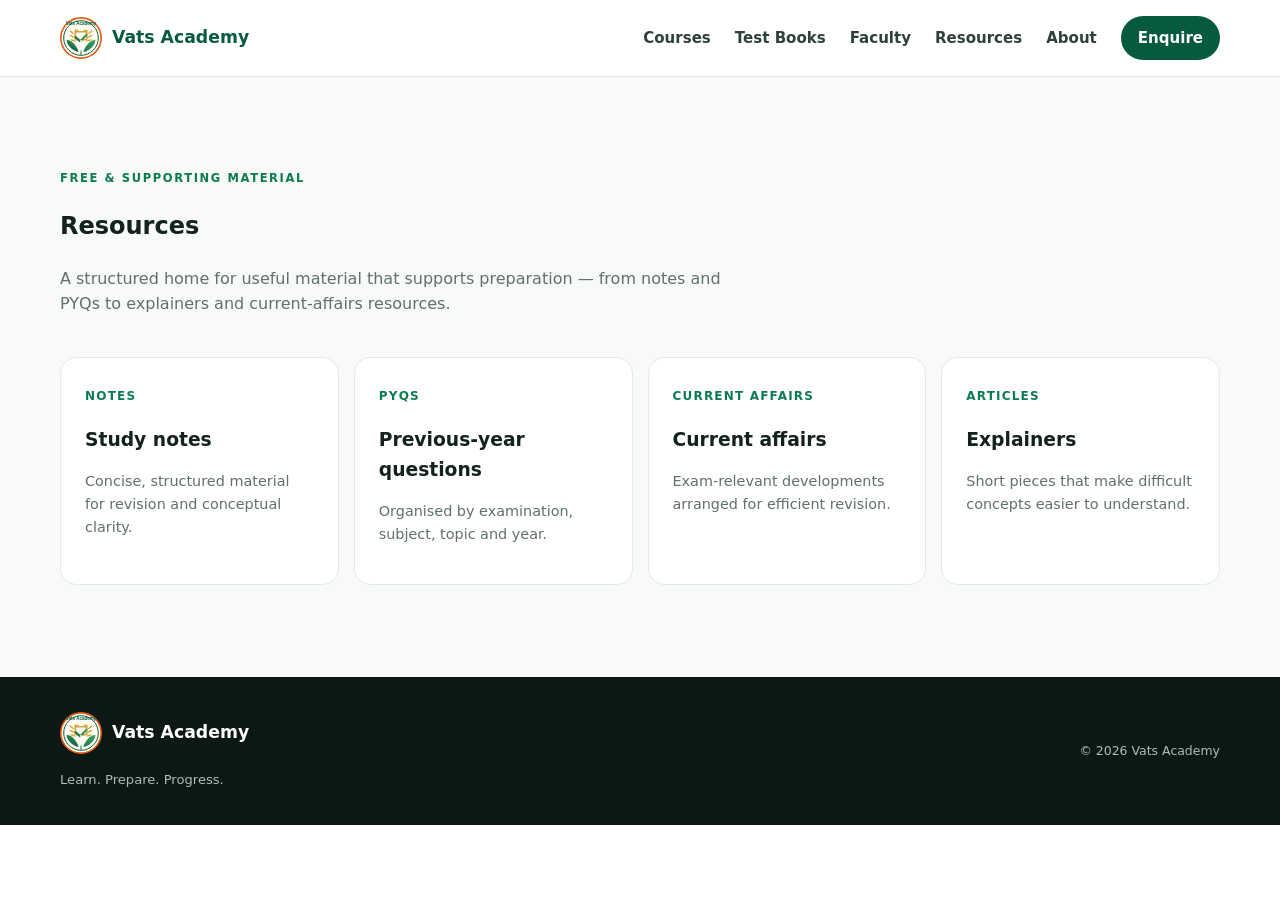
<file: resources.html>
<!doctype html><html lang="en"><head><meta charset="utf-8"><meta name="viewport" content="width=device-width,initial-scale=1"><meta name="description" content="Vats Academy resources."><title>Resources | Vats Academy</title><link rel="icon" href="assets/logo.svg"><link rel="stylesheet" href="css/styles.css"></head><body><header class="site-header"><div class="container nav-wrap"><a class="brand" href="index.html"><img src="assets/logo.svg" alt="Vats Academy logo"><span>Vats Academy</span></a><nav class="nav" style="display:flex"><a href="courses.html">Courses</a><a href="tests.html">Test Books</a><a href="faculty.html">Faculty</a><a href="resources.html">Resources</a><a href="about.html">About</a><a class="nav-cta" href="contact.html">Enquire</a></nav></div></header><main><section class="section alt"><div class="container"><p class="eyebrow">Free & supporting material</p><h1>Resources</h1><p style="max-width:700px;color:var(--muted)">A structured home for useful material that supports preparation — from notes and PYQs to explainers and current-affairs resources.</p><div class="resource-grid" style="margin-top:40px"><article><span>Notes</span><h3>Study notes</h3><p>Concise, structured material for revision and conceptual clarity.</p></article><article><span>PYQs</span><h3>Previous-year questions</h3><p>Organised by examination, subject, topic and year.</p></article><article><span>Current Affairs</span><h3>Current affairs</h3><p>Exam-relevant developments arranged for efficient revision.</p></article><article><span>Articles</span><h3>Explainers</h3><p>Short pieces that make difficult concepts easier to understand.</p></article></div></div></section></main><footer><div class="container footer-wrap"><div><a class="brand" href="index.html"><img src="assets/logo.svg" alt=""><span>Vats Academy</span></a><p>Learn. Prepare. Progress.</p></div><div><span>© 2026 Vats Academy</span></div></div></footer></body></html>
</file>
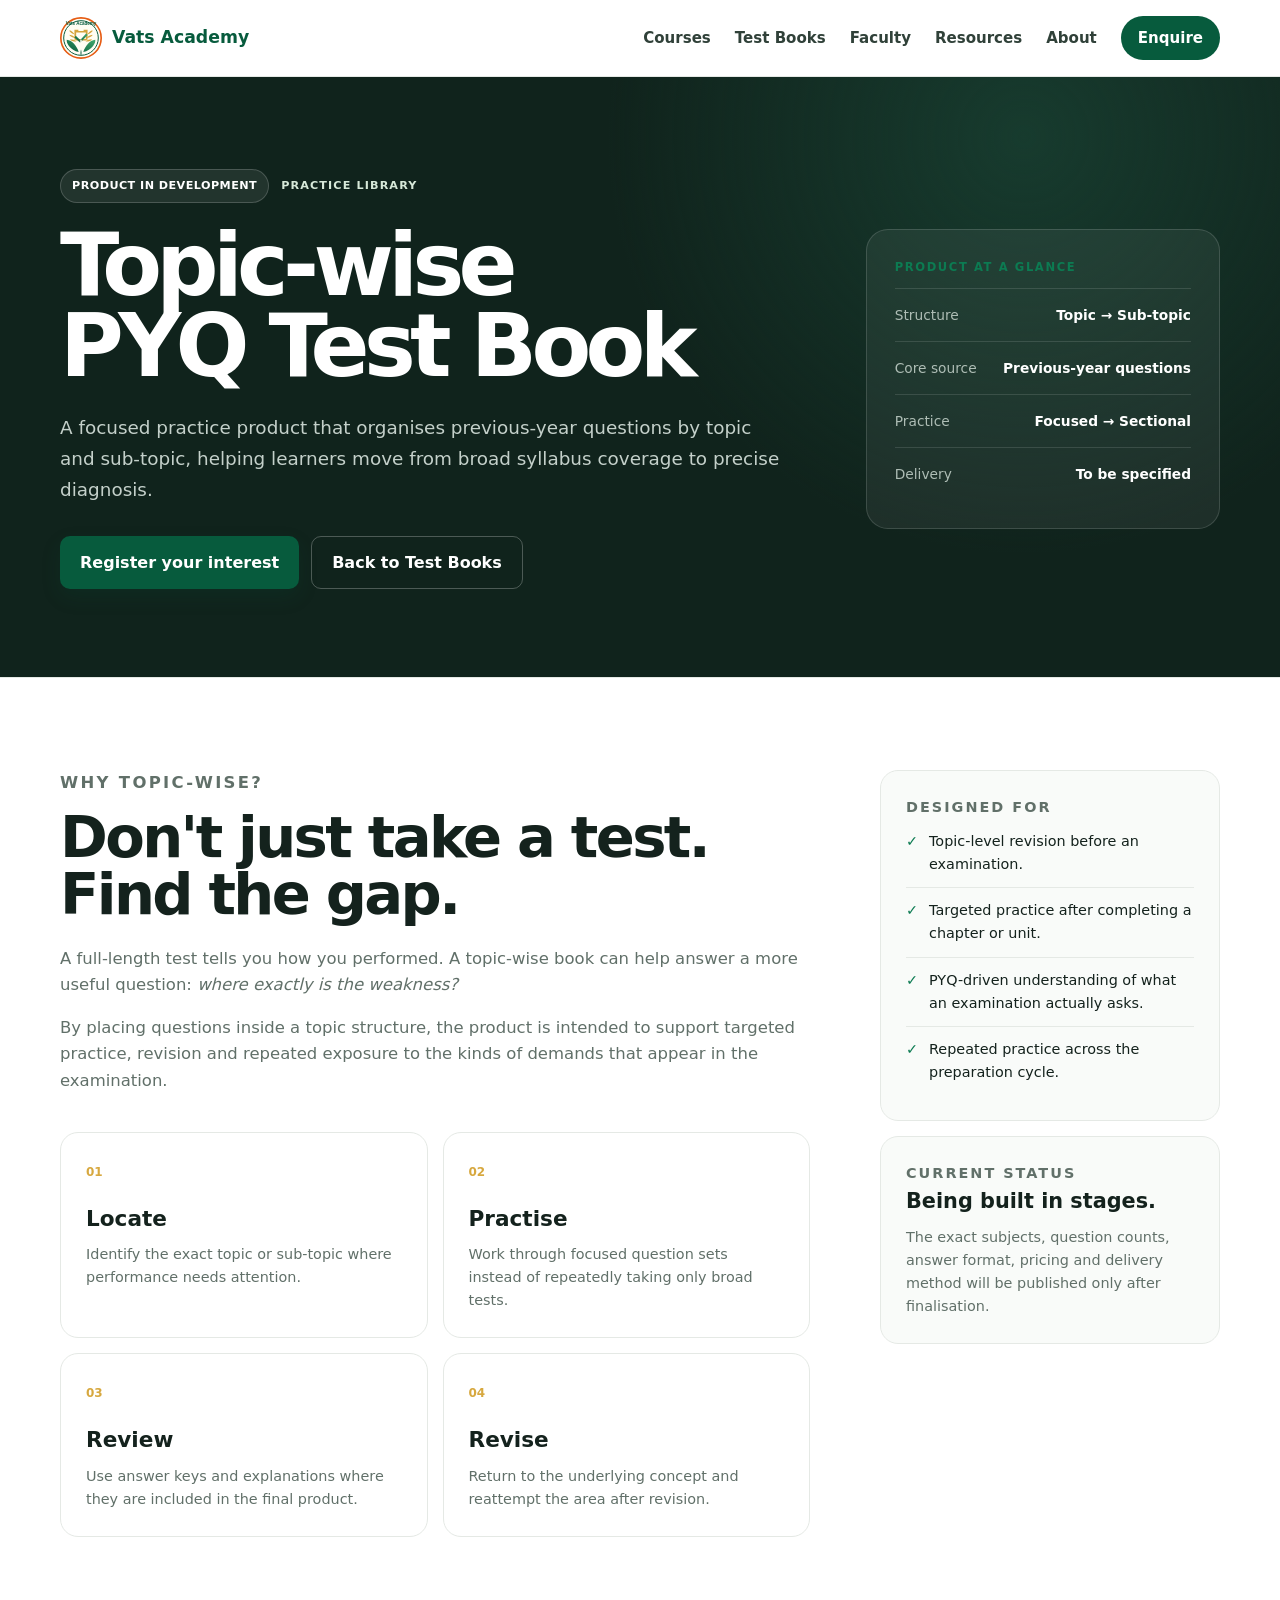
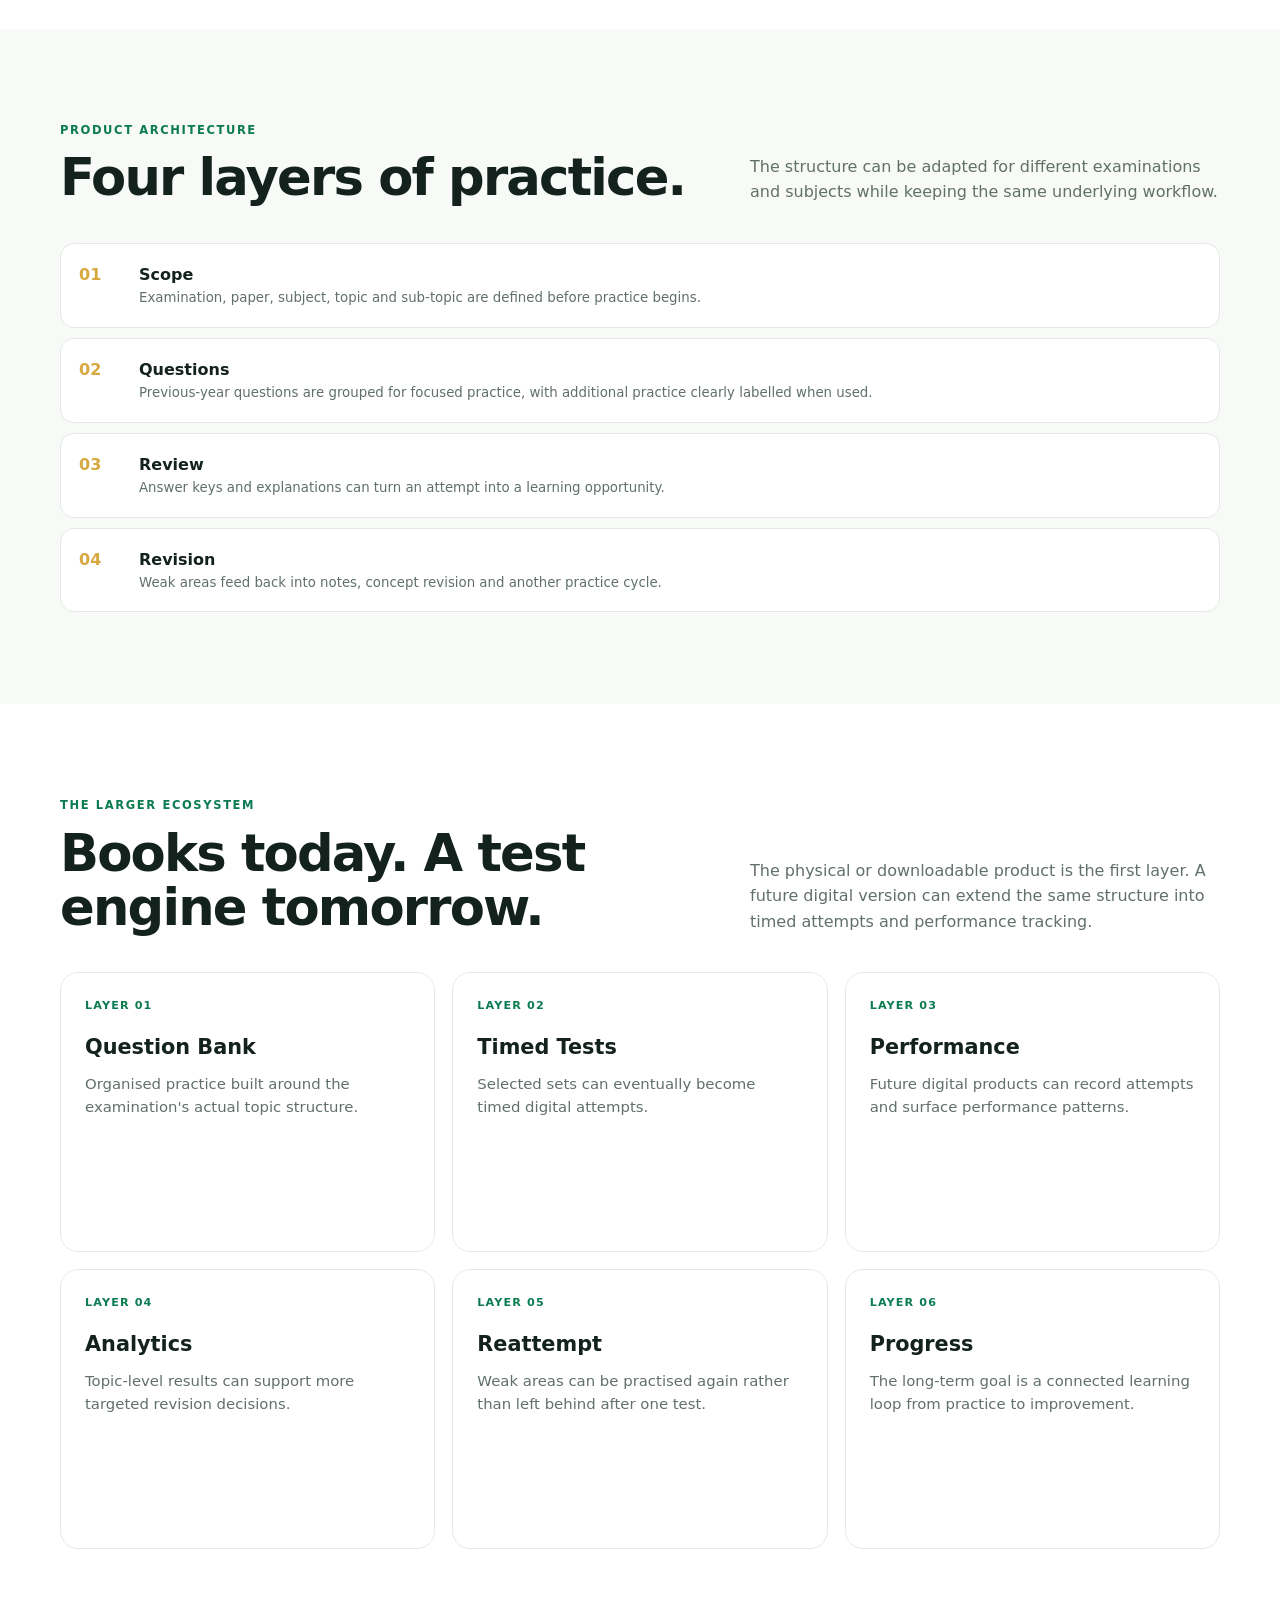
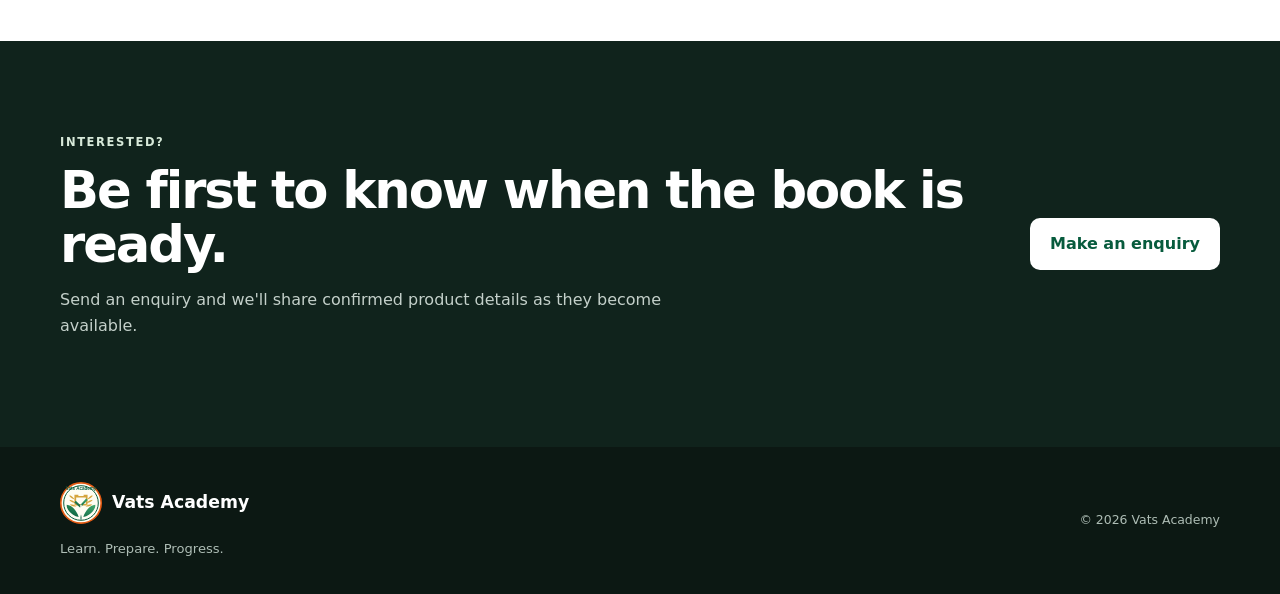
<file: test-book.html>
<!doctype html>
<html lang="en">
<head>
<meta charset="utf-8">
<meta name="viewport" content="width=device-width,initial-scale=1">
<meta name="description" content="Topic-wise PYQ Test Book at Vats Academy.">
<title>Topic-wise PYQ Test Book | Vats Academy</title>
<link rel="icon" href="assets/logo.svg">
<link rel="stylesheet" href="css/styles.css">
</head>
<body>
<header class="site-header"><div class="container nav-wrap">
<a class="brand" href="index.html"><img src="assets/logo.svg" alt="Vats Academy logo"><span>Vats Academy</span></a>
<nav class="nav" style="display:flex"><a href="courses.html">Courses</a><a href="tests.html">Test Books</a><a href="faculty.html">Faculty</a><a href="resources.html">Resources</a><a href="about.html">About</a><a class="nav-cta" href="contact.html">Enquire</a></nav>
</div></header>

<main>
<section class="product-hero product-hero-test">
<div class="container product-hero-grid">
<div>
<div class="product-kicker"><span class="status-pill">Product in development</span><span>Practice Library</span></div>
<h1>Topic-wise<br>PYQ Test Book</h1>
<p class="product-lead">A focused practice product that organises previous-year questions by topic and sub-topic, helping learners move from broad syllabus coverage to precise diagnosis.</p>
<div class="product-actions"><a class="btn btn-primary" href="contact.html">Register your interest</a><a class="btn btn-ghost" href="tests.html">Back to Test Books</a></div>
</div>
<aside class="product-summary">
<p class="eyebrow">Product at a glance</p>
<div class="summary-row"><span>Structure</span><strong>Topic → Sub-topic</strong></div>
<div class="summary-row"><span>Core source</span><strong>Previous-year questions</strong></div>
<div class="summary-row"><span>Practice</span><strong>Focused → Sectional</strong></div>
<div class="summary-row"><span>Delivery</span><strong>To be specified</strong></div>
</aside>
</div>
</section>

<section class="section"><div class="container product-layout">
<div class="product-main">
<p class="eyebrow">Why topic-wise?</p><h2>Don't just take a test. Find the gap.</h2>
<p>A full-length test tells you how you performed. A topic-wise book can help answer a more useful question: <em>where exactly is the weakness?</em></p>
<p>By placing questions inside a topic structure, the product is intended to support targeted practice, revision and repeated exposure to the kinds of demands that appear in the examination.</p>
<div class="feature-grid">
<article class="product-panel"><span class="panel-number">01</span><h3>Locate</h3><p>Identify the exact topic or sub-topic where performance needs attention.</p></article>
<article class="product-panel"><span class="panel-number">02</span><h3>Practise</h3><p>Work through focused question sets instead of repeatedly taking only broad tests.</p></article>
<article class="product-panel"><span class="panel-number">03</span><h3>Review</h3><p>Use answer keys and explanations where they are included in the final product.</p></article>
<article class="product-panel"><span class="panel-number">04</span><h3>Revise</h3><p>Return to the underlying concept and reattempt the area after revision.</p></article>
</div>
</div>
<aside class="product-side">
<div class="side-card"><p class="eyebrow">Designed for</p><ul class="check-list"><li>Topic-level revision before an examination.</li><li>Targeted practice after completing a chapter or unit.</li><li>PYQ-driven understanding of what an examination actually asks.</li><li>Repeated practice across the preparation cycle.</li></ul></div>
<div class="side-card"><p class="eyebrow">Current status</p><h3>Being built in stages.</h3><p>The exact subjects, question counts, answer format, pricing and delivery method will be published only after finalisation.</p></div>
</aside>
</div></section>

<section class="section alt"><div class="container">
<div class="section-head"><div><p class="eyebrow">Product architecture</p><h2>Four layers of practice.</h2></div><p>The structure can be adapted for different examinations and subjects while keeping the same underlying workflow.</p></div>
<div class="test-stack test-stack-light">
<div><strong>01</strong><span>Scope</span><small>Examination, paper, subject, topic and sub-topic are defined before practice begins.</small></div>
<div><strong>02</strong><span>Questions</span><small>Previous-year questions are grouped for focused practice, with additional practice clearly labelled when used.</small></div>
<div><strong>03</strong><span>Review</span><small>Answer keys and explanations can turn an attempt into a learning opportunity.</small></div>
<div><strong>04</strong><span>Revision</span><small>Weak areas feed back into notes, concept revision and another practice cycle.</small></div>
</div>
</div></section>

<section class="section"><div class="container">
<div class="section-head"><div><p class="eyebrow">The larger ecosystem</p><h2>Books today. A test engine tomorrow.</h2></div><p>The physical or downloadable product is the first layer. A future digital version can extend the same structure into timed attempts and performance tracking.</p></div>
<div class="course-grid">
<article class="course-card"><span class="tag">Layer 01</span><h3>Question Bank</h3><p>Organised practice built around the examination's actual topic structure.</p></article>
<article class="course-card"><span class="tag">Layer 02</span><h3>Timed Tests</h3><p>Selected sets can eventually become timed digital attempts.</p></article>
<article class="course-card"><span class="tag">Layer 03</span><h3>Performance</h3><p>Future digital products can record attempts and surface performance patterns.</p></article>
<article class="course-card"><span class="tag">Layer 04</span><h3>Analytics</h3><p>Topic-level results can support more targeted revision decisions.</p></article>
<article class="course-card"><span class="tag">Layer 05</span><h3>Reattempt</h3><p>Weak areas can be practised again rather than left behind after one test.</p></article>
<article class="course-card"><span class="tag">Layer 06</span><h3>Progress</h3><p>The long-term goal is a connected learning loop from practice to improvement.</p></article>
</div>
</div></section>

<section class="section dark-section"><div class="container cta-band">
<div><p class="eyebrow light">Interested?</p><h2>Be first to know when the book is ready.</h2><p>Send an enquiry and we'll share confirmed product details as they become available.</p></div>
<a class="btn btn-light" href="contact.html">Make an enquiry</a>
</div></section>
</main>
<footer><div class="container footer-wrap"><div><a class="brand" href="index.html"><img src="assets/logo.svg" alt=""><span>Vats Academy</span></a><p>Learn. Prepare. Progress.</p></div><div><span>© 2026 Vats Academy</span></div></div></footer>
<script src="js/app.js"></script>
</body></html>
</file>
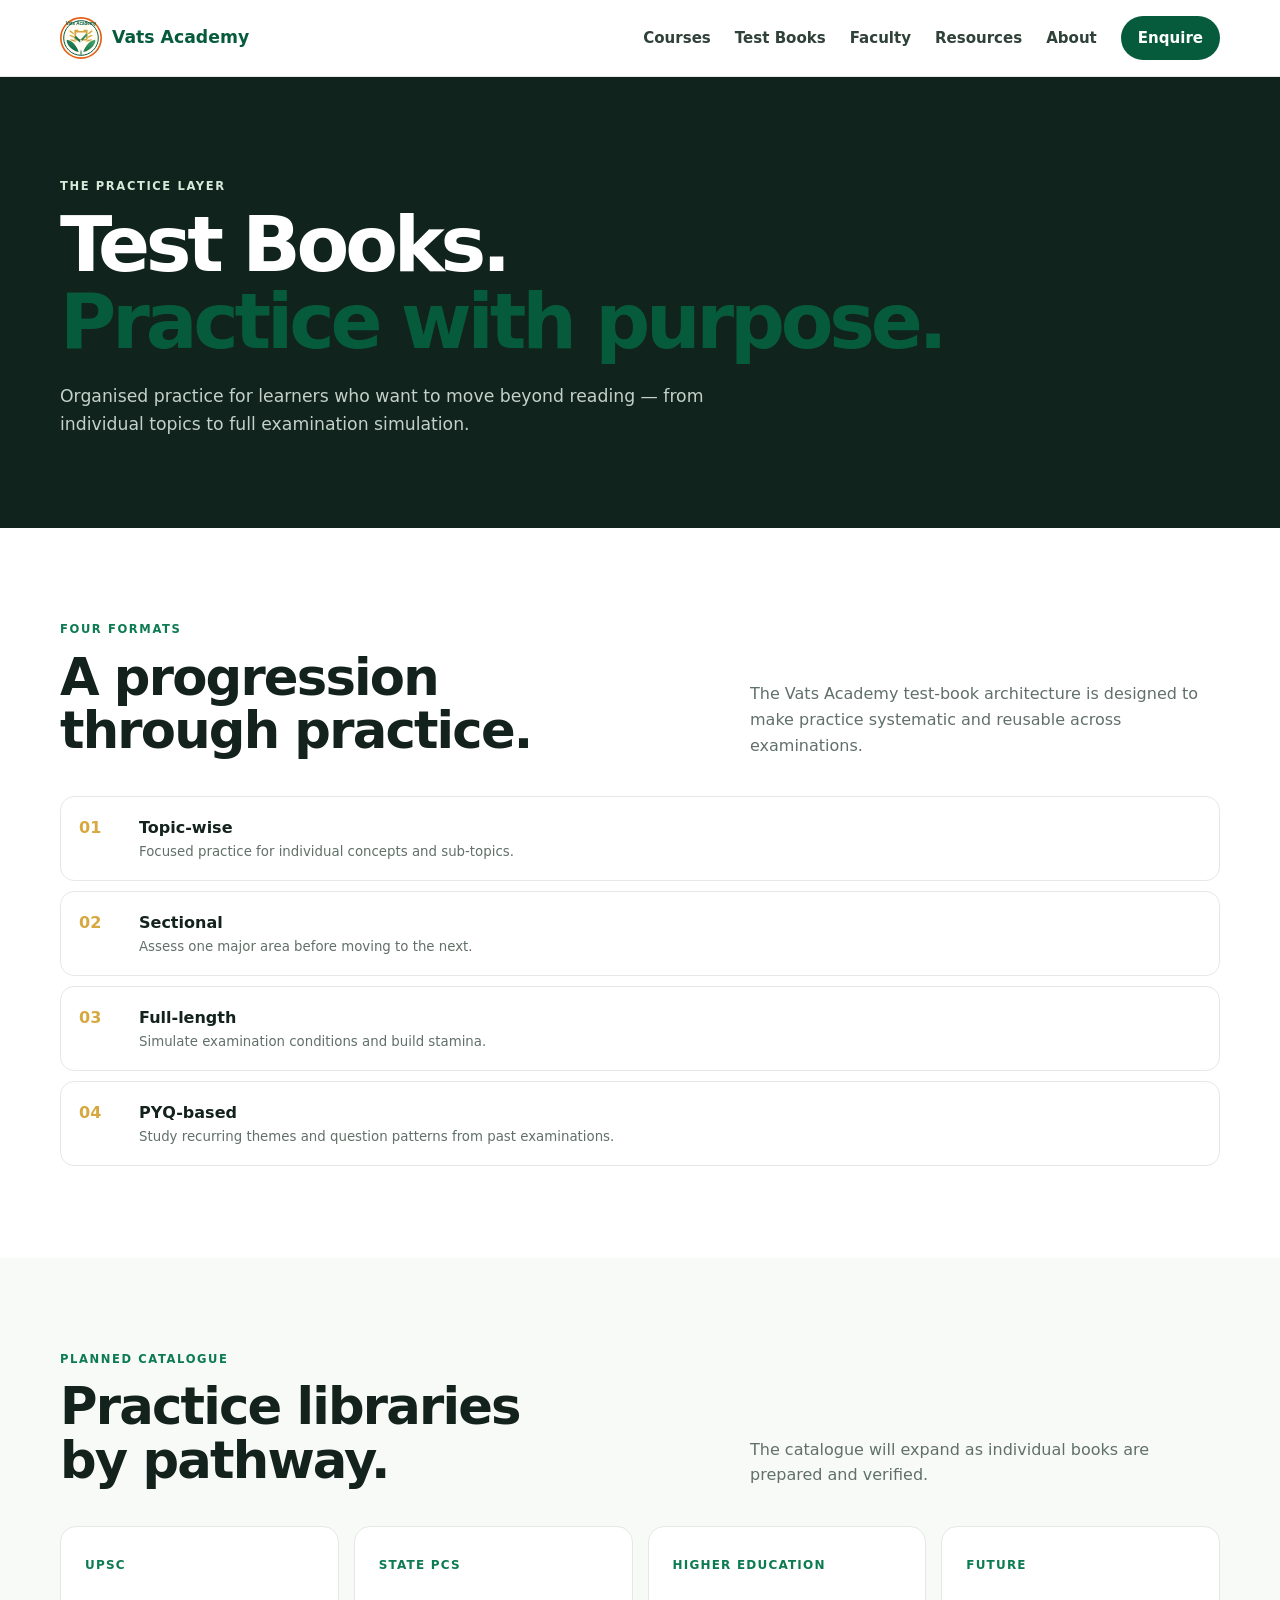
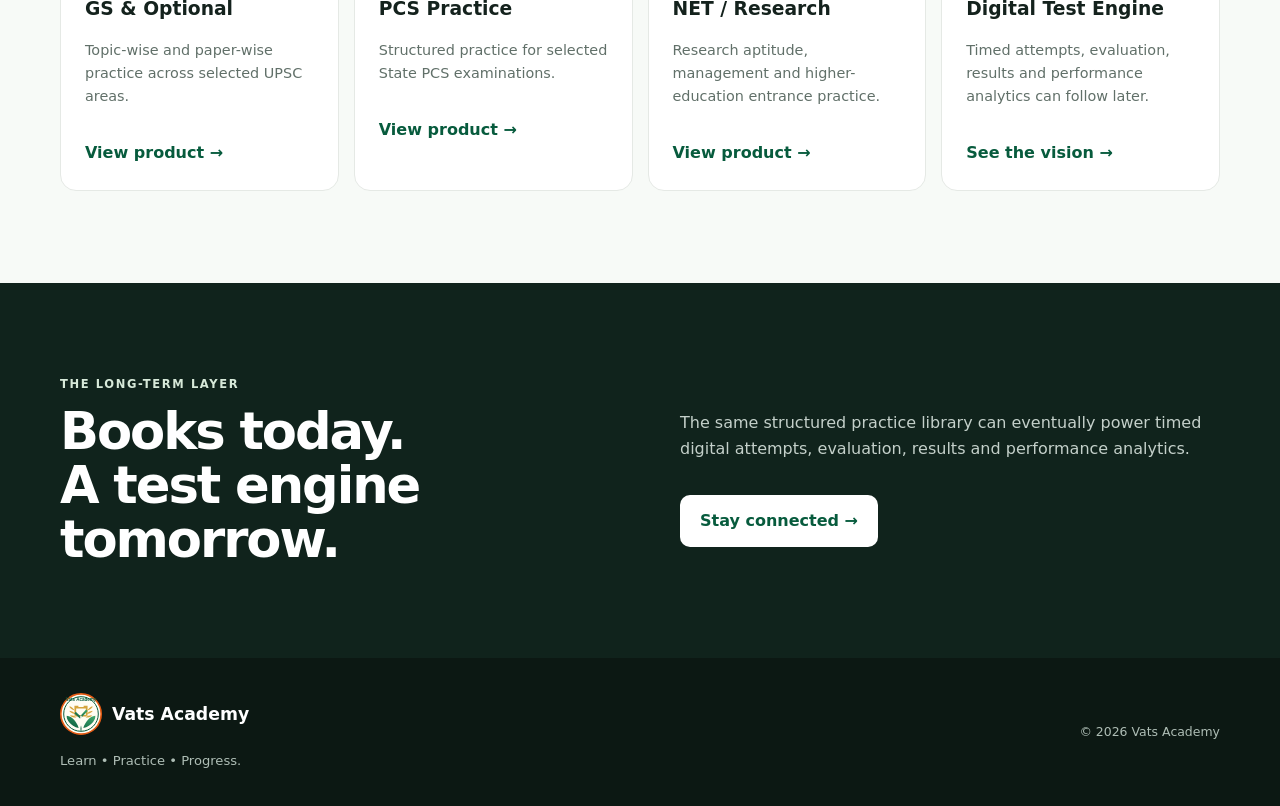
<file: tests.html>
<!doctype html><html lang="en"><head><meta charset="utf-8"><meta name="viewport" content="width=device-width,initial-scale=1"><meta name="description" content="Explore Vats Academy Test Books and the practice library."><title>Test Books | Vats Academy</title><link rel="icon" href="assets/logo.svg"><link rel="stylesheet" href="css/styles.css"></head><body><header class="site-header"><div class="container nav-wrap"><a class="brand" href="index.html"><img src="assets/logo.svg" alt="Vats Academy logo"><span>Vats Academy</span></a><button class="menu-btn" aria-label="Open navigation" aria-expanded="false">☰</button><nav class="nav" aria-label="Primary navigation"><a href="courses.html">Courses</a><a href="tests.html">Test Books</a><a href="faculty.html">Faculty</a><a href="resources.html">Resources</a><a href="about.html">About</a><a class="nav-cta" href="contact.html">Enquire</a></nav></div></header><main><section class="page-hero page-hero-dark"><div class="container"><p class="eyebrow light">The practice layer</p><h1>Test Books.<br><span>Practice with purpose.</span></h1><p>Organised practice for learners who want to move beyond reading — from individual topics to full examination simulation.</p></div></section><section class="section"><div class="container"><div class="section-head"><div><p class="eyebrow">Four formats</p><h2>A progression<br>through practice.</h2></div><p>The Vats Academy test-book architecture is designed to make practice systematic and reusable across examinations.</p></div><div class="test-stack test-stack-light"><div><strong>01</strong><span>Topic-wise</span><small>Focused practice for individual concepts and sub-topics.</small></div><div><strong>02</strong><span>Sectional</span><small>Assess one major area before moving to the next.</small></div><div><strong>03</strong><span>Full-length</span><small>Simulate examination conditions and build stamina.</small></div><div><strong>04</strong><span>PYQ-based</span><small>Study recurring themes and question patterns from past examinations.</small></div></div></div></section><section class="section alt"><div class="container"><div class="section-head"><div><p class="eyebrow">Planned catalogue</p><h2>Practice libraries<br>by pathway.</h2></div><p>The catalogue will expand as individual books are prepared and verified.</p></div><div class="resource-grid"><article><span>UPSC</span><h3>GS & Optional</h3><p>Topic-wise and paper-wise practice across selected UPSC areas.</p><a class="card-link" href="test-book.html">View product →</a></article><article><span>State PCS</span><h3>PCS Practice</h3><p>Structured practice for selected State PCS examinations.</p><a class="card-link" href="test-book.html">View product →</a></article><article><span>Higher Education</span><h3>NET / Research</h3><p>Research aptitude, management and higher-education entrance practice.</p><a class="card-link" href="test-book.html">View product →</a></article><article><span>Future</span><h3>Digital Test Engine</h3><p>Timed attempts, evaluation, results and performance analytics can follow later.</p><a class="card-link" href="about.html">See the vision →</a></article></div></div></section><section class="section dark-section"><div class="container split-banner"><div><p class="eyebrow light">The long-term layer</p><h2>Books today.<br>A test engine tomorrow.</h2></div><div><p>The same structured practice library can eventually power timed digital attempts, evaluation, results and performance analytics.</p><a class="btn light-btn" href="contact.html">Stay connected →</a></div></div></section></main><footer><div class="container footer-wrap"><div><a class="brand" href="index.html"><img src="assets/logo.svg" alt=""><span>Vats Academy</span></a><p>Learn • Practice • Progress.</p></div><div><span>© 2026 Vats Academy</span></div></div></footer><script src="js/app.js"></script></body></html>
</file>
<file: css/styles.css>
:root{--green:#075b3d;--green-2:#0c7b52;--gold:#d7a83f;--cream:#fffaf0;--ink:#14221d;--muted:#617069;--line:#e5e9e5;--white:#fff;--dark:#10231c;--shadow:0 18px 50px rgba(16,35,28,.09)}*{box-sizing:border-box}html{scroll-behavior:smooth}body{margin:0;color:var(--ink);font-family:Inter,ui-sans-serif,system-ui,-apple-system,BlinkMacSystemFont,"Segoe UI",sans-serif;line-height:1.6;background:#fff}a{transition:.2s ease}.container{width:min(1160px,calc(100% - 40px));margin:auto}.site-header{position:sticky;top:0;z-index:20;background:rgba(255,255,255,.94);backdrop-filter:blur(14px);border-bottom:1px solid var(--line)}.nav-wrap{height:76px;display:flex;align-items:center;justify-content:space-between}.brand{display:inline-flex;align-items:center;gap:10px;color:var(--green);font-weight:800;font-size:1.08rem;text-decoration:none}.brand img{width:42px;height:42px}.nav{display:flex;align-items:center;gap:24px}.nav a{color:#304139;text-decoration:none;font-size:.94rem;font-weight:600}.nav a:hover{color:var(--green)}.nav-cta{padding:10px 17px;border-radius:999px;background:var(--green);color:#fff!important}.menu-btn{display:none;border:0;background:none;font-size:1.5rem}.hero{background:radial-gradient(circle at 80% 25%,#edf8f1 0,transparent 35%),linear-gradient(180deg,#fff,#fbfdf9);padding:90px 0 85px}.hero-home{min-height:680px;display:flex;align-items:center}.hero-grid{display:grid;grid-template-columns:1.04fr .96fr;gap:70px;align-items:center}.hero-kicker{display:flex;align-items:center;gap:9px;text-transform:uppercase;letter-spacing:.13em;font-size:.72rem;font-weight:900;color:var(--green-2);margin-bottom:22px}.hero-kicker span{width:30px;height:2px;background:var(--gold);display:block}.hero h1{font-size:clamp(3.25rem,6.3vw,5.65rem);line-height:.98;letter-spacing:-.06em;margin:0 0 26px}.hero h1 em{font-style:normal;color:var(--green)}.hero-copy{font-size:1.13rem;color:var(--muted);max-width:650px;margin:0}.hero-actions{display:flex;gap:25px;align-items:center;flex-wrap:wrap;margin:32px 0 34px}.btn{display:inline-flex;align-items:center;justify-content:center;gap:9px;text-decoration:none;border-radius:10px;padding:13px 20px;font-weight:800}.btn:hover{transform:translateY(-2px)}.primary,.btn-primary{background:var(--green);color:#fff;box-shadow:0 8px 20px rgba(7,91,61,.14)}.secondary,.btn-ghost{border:1px solid #cbd7d0;color:var(--green);background:#fff}.btn-light{background:#fff;color:var(--green)}.text-link{color:var(--green);font-weight:800;text-decoration:none}.text-link:hover{text-decoration:underline}.hero-proof{display:flex;gap:0;border-top:1px solid var(--line);padding-top:20px;max-width:560px}.hero-proof div{display:flex;align-items:center;gap:10px;padding-right:28px;margin-right:28px;border-right:1px solid var(--line)}.hero-proof div:last-child{border:0}.hero-proof strong{color:var(--gold);font-size:.75rem}.hero-proof span{font-size:.84rem;font-weight:750;color:#53645c}.hero-visual{position:relative;min-height:490px;display:flex;align-items:center;justify-content:center}.hero-card{width:min(430px,100%);height:430px;border:1px solid #d9e6dc;border-radius:42% 42% 38% 38%;background:linear-gradient(145deg,#fbfffa,#e6f3e9);display:flex;flex-direction:column;align-items:center;justify-content:center;position:relative;overflow:hidden;box-shadow:var(--shadow)}.hero-ring{position:absolute;border:1px solid #bdd8c5;border-radius:50%}.ring-one{width:360px;height:360px}.ring-two{width:265px;height:265px;border-color:#d0e2d4}.hero-logo{width:205px;position:relative;filter:drop-shadow(0 14px 25px rgba(0,0,0,.12))}.hero-motto{position:relative;color:var(--green);font-weight:900;letter-spacing:.08em;font-size:.82rem;margin-top:18px}.hero-motto span{color:var(--gold);padding:0 5px}.floating-note{position:absolute;background:#fff;border:1px solid #dfe8e1;border-radius:14px;padding:13px 16px;box-shadow:0 12px 30px rgba(16,35,28,.1);display:flex;flex-direction:column}.floating-note strong{font-size:.82rem;color:var(--green)}.floating-note span{font-size:.7rem;color:var(--muted)}.note-one{left:0;top:65px}.note-two{right:0;bottom:55px}.section{padding:92px 0}.section.alt{background:#f7faf7}.section-head{display:flex;justify-content:space-between;gap:40px;align-items:end;margin-bottom:38px}.section-head h2,.about h2,.enquire h2{font-size:clamp(2rem,4vw,3.2rem);line-height:1.05;letter-spacing:-.035em;margin:0}.section-head>p{max-width:470px;color:var(--muted);margin:0}.eyebrow{text-transform:uppercase;letter-spacing:.14em;font-size:.72rem;font-weight:800;color:var(--green-2);margin:0 0 12px}.eyebrow.light{color:#d7e9d9}.page-hero{padding:100px 0 90px;background:radial-gradient(circle at 85% 20%,#edf8f1 0,transparent 34%),linear-gradient(180deg,#fff,#f8fbf8);border-bottom:1px solid var(--line)}.page-hero h1{font-size:clamp(3rem,6vw,5.2rem);line-height:1;letter-spacing:-.055em;margin:0 0 22px}.page-hero h1 span{color:var(--green)}.page-hero>div>p:last-child{max-width:700px;color:var(--muted);font-size:1.08rem;margin:0}.page-hero-dark{background:var(--dark);color:#fff;border:0}.page-hero-dark>div>p:last-child{color:#c4d0ca}.catalogue-intro{display:flex;justify-content:space-between;gap:50px;align-items:end;margin-bottom:38px}.catalogue-intro h2{font-size:clamp(2rem,4vw,3.2rem);line-height:1.05;letter-spacing:-.035em;margin:0}.catalogue-intro>p{max-width:500px;color:var(--muted);margin:0}.path-grid{display:grid;grid-template-columns:repeat(4,1fr);gap:16px}.path-card{min-height:280px;padding:26px;border-radius:18px;border:1px solid var(--line);background:#fff;display:flex;flex-direction:column;transition:.2s}.path-card:hover,.course-card:hover,.resource-grid article:hover,.product-panel:hover,.side-card:hover{transform:translateY(-3px);box-shadow:var(--shadow)}.path-no{font-size:.72rem;color:var(--gold);font-weight:900}.path-card h3{font-size:1.45rem;margin:65px 0 8px}.path-card p{color:var(--muted);font-size:.92rem;margin:0 0 20px}.path-card a{margin-top:auto;color:var(--green);font-weight:800;text-decoration:none}.path-card a span{margin-left:5px}.featured-path{background:linear-gradient(145deg,#f1f8f2,#fff)!important;border-color:#cfe1d3}.course-grid{display:grid;grid-template-columns:repeat(3,1fr);gap:17px}.course-card{background:#fff;border:1px solid var(--line);border-radius:18px;padding:24px;min-height:280px;display:flex;flex-direction:column;transition:.2s}.course-card.hidden{display:none}.course-index{font-size:.68rem;letter-spacing:.1em;color:#91a098;font-weight:800;margin-bottom:22px}.tag{font-size:.7rem;text-transform:uppercase;letter-spacing:.1em;font-weight:900;color:var(--green-2)}.course-card h3{font-size:1.3rem;margin:16px 0 8px}.course-card p{color:var(--muted);font-size:.93rem;margin:0}.course-featured{border-color:#bfd5c5;box-shadow:0 10px 30px rgba(7,91,61,.06)}.card-foot{display:flex;justify-content:space-between;align-items:center;margin-top:auto;padding-top:22px;border-top:1px solid var(--line);font-size:.82rem}.card-foot a,.card-link{color:var(--green);font-weight:800;text-decoration:none}.card-link{display:inline-block;margin-top:18px}.split-banner{display:grid;grid-template-columns:1fr 1fr;gap:80px;align-items:center}.split-banner h2{font-size:clamp(2.3rem,4vw,3.6rem);line-height:1.04;letter-spacing:-.04em;margin:0}.split-banner p{color:#c4d0ca;max-width:600px}.test-stack{display:grid;gap:10px}.test-stack>div{display:grid;grid-template-columns:45px 1fr;column-gap:15px;padding:18px;border:1px solid rgba(255,255,255,.13);border-radius:14px;background:rgba(255,255,255,.04)}.test-stack strong{grid-row:span 2;color:var(--gold)}.test-stack span{font-weight:800}.test-stack small{color:#aebdb5}.test-stack-light>div{border-color:var(--line);background:#fff}.test-stack-light span{color:var(--ink)}.test-stack-light small{color:var(--muted)}.test-stack-light strong{color:var(--gold)}.dark-section{background:var(--dark);color:#fff}.practice-section{padding-top:105px;padding-bottom:105px}.dark-section h2{font-size:clamp(2.2rem,4vw,3.6rem);line-height:1.05;letter-spacing:-.04em;margin-top:0}.dark-section h2 span{color:#dcebdd}.dark-section p{color:#c4d0ca;max-width:650px}.light-btn{background:#fff;color:var(--green);margin-top:18px}.philosophy-section{padding-top:105px;padding-bottom:105px}.philosophy-grid{display:grid;grid-template-columns:1fr 1fr;gap:100px;align-items:start}.philosophy-grid h2{font-size:clamp(2.5rem,5vw,4rem);line-height:1;letter-spacing:-.045em;margin:0}.philosophy-list{border-top:1px solid var(--line)}.philosophy-list>div{display:grid;grid-template-columns:55px 1fr;gap:20px;padding:25px 0;border-bottom:1px solid var(--line)}.philosophy-list>div>span{color:var(--gold);font-weight:900;font-size:.78rem}.philosophy-list h3{margin:0 0 4px;font-size:1.15rem}.philosophy-list p{margin:0;color:var(--muted);font-size:.92rem}.resource-strip{background:#f7faf7}.resource-strip-top{display:flex;align-items:end;justify-content:space-between;margin-bottom:35px}.resource-strip-top h2{font-size:clamp(2rem,4vw,3.1rem);line-height:1.05;letter-spacing:-.035em;margin:0}.resource-grid{display:grid;grid-template-columns:repeat(4,1fr);gap:15px}.resource-grid article{background:#fff;border:1px solid var(--line);border-radius:16px;padding:24px;transition:.2s}.resource-grid span{color:var(--green-2);font-weight:900;font-size:.75rem;text-transform:uppercase;letter-spacing:.1em}.resource-grid h3{margin:18px 0 6px}.resource-grid p{color:var(--muted);font-size:.9rem}.about-home{background:var(--cream);padding-top:90px;padding-bottom:90px}.about-home-box{display:grid;grid-template-columns:1fr 1fr;gap:80px;align-items:center}.about-home-box h2{font-size:clamp(2.4rem,4.5vw,3.7rem);line-height:1;letter-spacing:-.045em;margin:0}.about-home-box p{color:#53615a;font-size:1.03rem;max-width:590px}.enquire{padding:70px 0}.enquire-box{border:1px solid #dce6de;border-radius:24px;padding:42px 48px;display:flex;justify-content:space-between;align-items:center;gap:30px;background:#f4faf4}.enquire-box p{color:var(--muted)}.product-hero{padding:92px 0 88px;background:radial-gradient(circle at 78% 15%,#e7f5ea 0,transparent 35%),linear-gradient(180deg,#fff,#f6faf7);border-bottom:1px solid var(--line)}.product-hero-grid{display:grid;grid-template-columns:1.35fr .65fr;gap:70px;align-items:center}.product-kicker{display:flex;gap:12px;align-items:center;flex-wrap:wrap;text-transform:uppercase;letter-spacing:.1em;font-size:.7rem;font-weight:900;color:var(--green-2);margin-bottom:22px}.status-pill{display:inline-flex;padding:7px 11px;border-radius:999px;background:#edf6ef;border:1px solid #cfe1d3;color:var(--green);letter-spacing:.04em}.product-hero h1{font-size:clamp(3.4rem,6.8vw,6.1rem);line-height:.93;letter-spacing:-.065em;margin:0 0 25px}.product-lead{font-size:1.15rem;line-height:1.7;color:var(--muted);max-width:730px;margin:0}.product-actions{display:flex;gap:12px;flex-wrap:wrap;margin-top:30px}.product-summary{background:#fff;border:1px solid var(--line);border-radius:22px;padding:28px;box-shadow:var(--shadow)}.summary-row{display:flex;justify-content:space-between;gap:18px;padding:15px 0;border-top:1px solid var(--line);font-size:.86rem}.summary-row span{color:var(--muted)}.summary-row strong{text-align:right;color:var(--ink)}.product-layout{display:grid;grid-template-columns:minmax(0,1fr) 340px;gap:70px;align-items:start}.product-main>h2{font-size:clamp(2.5rem,4.5vw,4rem);line-height:1;letter-spacing:-.045em;margin:0 0 22px}.product-main>p{max-width:760px;color:var(--muted);font-size:1.03rem}.feature-grid{display:grid;grid-template-columns:1fr 1fr;gap:15px;margin-top:38px}.product-panel{border:1px solid var(--line);border-radius:18px;padding:25px;background:#fff;transition:.2s}.panel-number{color:var(--gold);font-weight:900;font-size:.75rem}.product-panel h3{font-size:1.35rem;margin:18px 0 7px}.product-panel p{color:var(--muted);font-size:.9rem;margin:0}.product-side{display:grid;gap:15px;position:sticky;top:105px}.side-card{border:1px solid var(--line);border-radius:18px;padding:25px;background:#f9fbf9;transition:.2s}.side-card h3{margin:0 0 8px;font-size:1.3rem}.side-card p{color:var(--muted);font-size:.9rem;margin:0}.check-list{list-style:none;padding:0;margin:0}.check-list li{padding:11px 0 11px 23px;border-top:1px solid var(--line);font-size:.9rem;position:relative}.check-list li:first-child{border-top:0}.check-list li:before{content:'✓';position:absolute;left:0;color:var(--green-2);font-weight:900}.product-hero-test{background:radial-gradient(circle at 80% 10%,#173b2e 0,transparent 36%),var(--dark);color:#fff}.product-hero-test .product-lead{color:#c4d0ca}.product-hero-test .product-kicker{color:#d7e9d9}.product-hero-test .status-pill{background:rgba(255,255,255,.08);border-color:rgba(255,255,255,.18);color:#fff}.product-hero-test .btn-ghost{background:transparent;border-color:rgba(255,255,255,.25);color:#fff}.product-hero-test .product-summary{background:rgba(255,255,255,.06);border-color:rgba(255,255,255,.14);box-shadow:none}.product-hero-test .summary-row{border-color:rgba(255,255,255,.12)}.product-hero-test .summary-row span{color:#aebdb5}.product-hero-test .summary-row strong{color:#fff}.cta-band{display:flex;justify-content:space-between;align-items:center;gap:40px}.cta-band h2{margin-bottom:10px}.cta-band .btn{flex:none}footer{background:#0c1813;color:#aebdb5;padding:35px 0}.footer-wrap{display:flex;justify-content:space-between;gap:30px;align-items:center}.footer-wrap .brand{color:#fff}.footer-wrap p{margin:7px 0 0;font-size:.82rem}.footer-wrap>div:last-child{display:flex;gap:25px;font-size:.78rem}@media(max-width:900px){.nav{display:none;position:absolute;top:76px;left:0;right:0;background:#fff;padding:18px 20px;border-bottom:1px solid var(--line);flex-direction:column;align-items:stretch}.nav.open{display:flex}.menu-btn{display:block}.hero-grid,.test-grid,.about-grid,.about-home-box,.philosophy-grid,.split-banner,.product-hero-grid,.product-layout{grid-template-columns:1fr}.hero-home{padding-top:60px}.hero-visual{min-height:390px}.hero-card{height:350px}.path-grid{grid-template-columns:repeat(2,1fr)}.course-grid{grid-template-columns:repeat(2,1fr)}.resource-grid{grid-template-columns:repeat(2,1fr)}.section-head,.catalogue-intro{display:block}.section-head>p,.catalogue-intro>p{margin-top:16px}.enquire-box{display:block}.enquire-box .btn{margin-top:12px}.about-home-box{gap:35px}.philosophy-grid{gap:45px}.split-banner{gap:30px}.product-hero{padding:72px 0}.product-summary{max-width:600px}.product-side{position:static}.cta-band{display:block}.cta-band .btn{margin-top:18px}}@media(max-width:600px){.container{width:min(100% - 28px,1160px)}.hero{padding:55px 0}.hero h1{font-size:3.15rem}.hero-copy{font-size:1rem}.hero-actions{gap:17px}.hero-proof{justify-content:space-between}.hero-proof div{padding-right:12px;margin-right:12px}.hero-proof span{font-size:.76rem}.hero-visual{min-height:310px}.hero-card{height:280px;border-radius:34% 34% 30% 30%}.hero-logo{width:145px}.ring-one{width:240px;height:240px}.ring-two{width:185px;height:185px}.floating-note{padding:9px 11px}.note-one{left:-3px;top:28px}.note-two{right:-3px;bottom:15px}.page-hero{padding:70px 0}.page-hero h1{font-size:3.1rem}.section{padding:65px 0}.path-grid,.course-grid,.resource-grid,.feature-grid{grid-template-columns:1fr}.path-card{min-height:245px}.path-card h3{margin-top:45px}.test-grid{gap:35px}.practice-section,.philosophy-section{padding-top:70px;padding-bottom:70px}.resource-strip-top{display:block}.resource-strip-top .text-link{display:inline-block;margin-top:16px}.about-home{padding-top:65px;padding-bottom:65px}.footer-wrap,.footer-wrap>div:last-child{display:block}.footer-wrap>div:last-child span{display:block;margin-top:7px}.product-hero{padding:58px 0 55px}.product-hero h1{font-size:3.35rem}.product-lead{font-size:1rem}.product-actions .btn{width:100%}.product-summary{padding:21px}.summary-row{font-size:.8rem}.product-layout{gap:40px}.product-main>h2{font-size:2.55rem}.product-panel,.side-card{padding:21px}.cta-band h2{font-size:2.35rem}}
</file>
